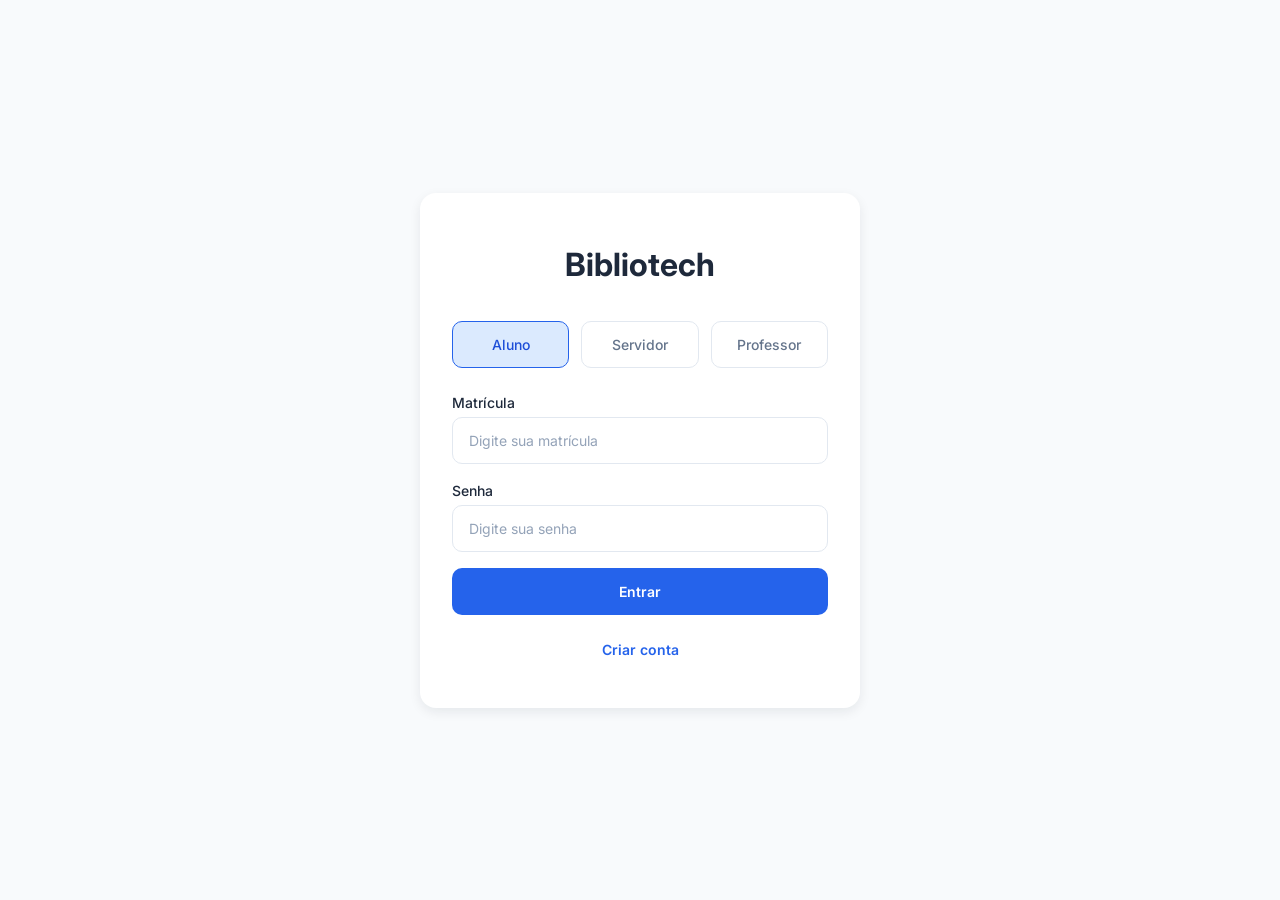
<file: index.html>
<!DOCTYPE html>
<html lang="pt-BR">
<head>
  <meta charset="UTF-8" />
  <meta name="viewport" content="width=device-width, initial-scale=1.0" />
  <title>Login — Bibliotech</title>
  <link rel="stylesheet" href="css/reset.css" />
  <link rel="stylesheet" href="css/variables.css" />
  <link rel="stylesheet" href="css/global.css" />
  <link rel="stylesheet" href="css/auth.css" />
</head>
<body>
  <main class="auth-tela">
    <section class="auth-cartao">
      <h1 class="auth-logo">Bibliotech</h1>

      <!-- Seletor de perfil -->
      <div class="seletor-perfil" role="tablist" aria-label="Tipo de usuário">
        <button class="perfil-opcao ativo" type="button" role="tab" aria-selected="true">Aluno</button>
        <button class="perfil-opcao" type="button" role="tab" aria-selected="false">Servidor</button>
        <button class="perfil-opcao" type="button" role="tab" aria-selected="false">Professor</button>
      </div>

      <!-- Formulário de login -->
      <form class="auth-form" action="#" method="post">
        <div class="campo">
          <label for="matricula">Matrícula</label>
          <input id="matricula" name="matricula" type="text" placeholder="Digite sua matrícula" required />
        </div>

        <div class="campo">
          <label for="senha">Senha</label>
          <input id="senha" name="senha" type="password" placeholder="Digite sua senha" required />
        </div>

        <a href="catalogo.html" class="btn btn-primario btn-bloco">Entrar</a>
      </form>

      <p class="auth-rodape">
        <a href="cadastro.html">Criar conta</a>
      </p>
    </section>
  </main>

  <script src="js/main.js"></script>
</body>
</html>
</file>
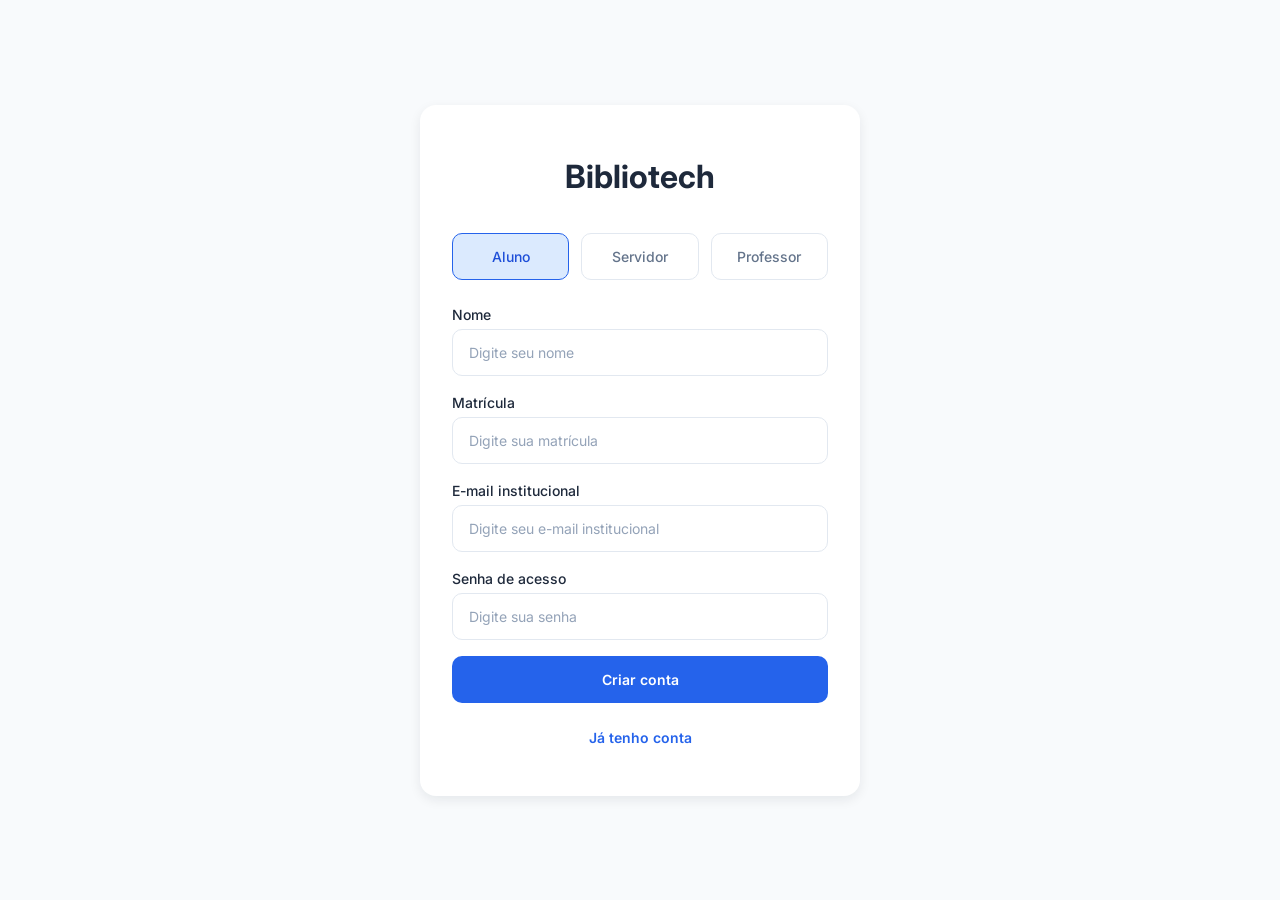
<file: cadastro.html>
<!DOCTYPE html>
<html lang="pt-BR">
<head>
  <meta charset="UTF-8" />
  <meta name="viewport" content="width=device-width, initial-scale=1.0" />
  <title>Cadastro — Bibliotech</title>
  <link rel="stylesheet" href="css/reset.css" />
  <link rel="stylesheet" href="css/variables.css" />
  <link rel="stylesheet" href="css/global.css" />
  <link rel="stylesheet" href="css/auth.css" />
</head>
<body>
  <main class="auth-tela">
    <section class="auth-cartao">
      <h1 class="auth-logo">Bibliotech</h1>

      <!-- Seletor de perfil (padrão do protótipo) -->
      <div class="seletor-perfil" role="tablist" aria-label="Tipo de usuário">
        <button class="perfil-opcao ativo" type="button" role="tab" aria-selected="true">Aluno</button>
        <button class="perfil-opcao" type="button" role="tab" aria-selected="false">Servidor</button>
        <button class="perfil-opcao" type="button" role="tab" aria-selected="false">Professor</button>
      </div>

      <!-- Formulário de cadastro -->
      <form class="auth-form" action="catalogo.html" method="get">
        <div class="campo">
          <label for="nome">Nome</label>
          <input id="nome" name="nome" type="text" placeholder="Digite seu nome" required />
        </div>

        <div class="campo">
          <label for="matricula">Matrícula</label>
          <input id="matricula" name="matricula" type="text" placeholder="Digite sua matrícula" required />
        </div>

        <div class="campo">
          <label for="email">E-mail institucional</label>
          <input id="email" name="email" type="email" placeholder="Digite seu e-mail institucional" required />
        </div>

        <div class="campo">
          <label for="senha">Senha de acesso</label>
          <input id="senha" name="senha" type="password" placeholder="Digite sua senha" required />
        </div>

        <a href="catalogo.html" class="btn btn-primario btn-bloco">Criar conta</a>
      </form>

      <p class="auth-rodape">
        <a href="index.html">Já tenho conta</a>
      </p>
    </section>
  </main>

  <script src="js/main.js"></script>
</body>
</html>
</file>
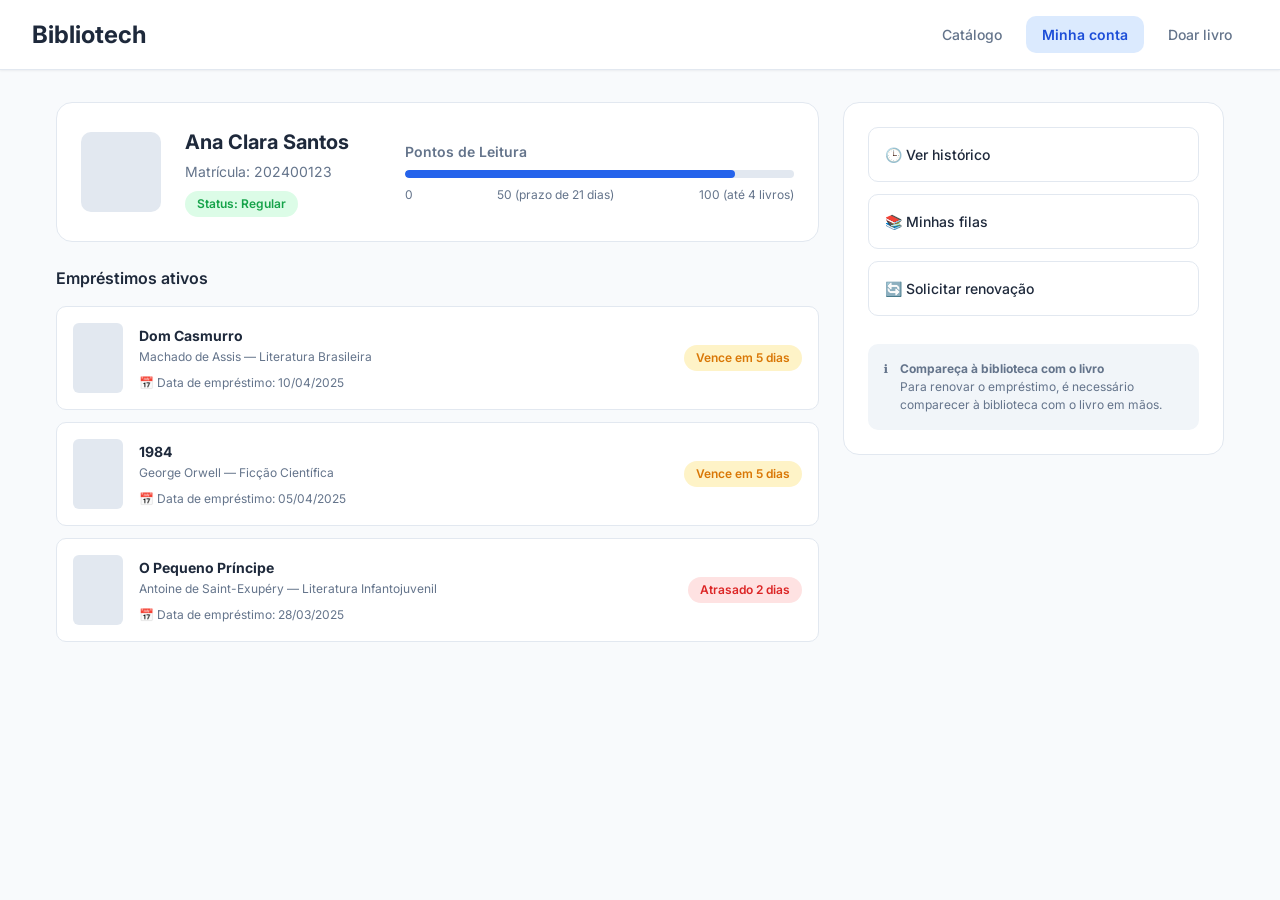
<file: conta.html>
<!DOCTYPE html>
<html lang="pt-BR">
<head>
  <meta charset="UTF-8" />
  <meta name="viewport" content="width=device-width, initial-scale=1.0" />
  <title>Minha Conta — Bibliotech</title>
  <link rel="stylesheet" href="css/reset.css" />
  <link rel="stylesheet" href="css/variables.css" />
  <link rel="stylesheet" href="css/global.css" />
  <link rel="stylesheet" href="css/usuario.css" />
</head>
<body>
  <!-- Navbar Superior -->
  <header class="navbar">
    <div class="navbar-logo">Bibliotech</div>
    <nav class="navbar-links">
      <a href="catalogo.html">Catálogo</a>
      <a href="conta.html" class="ativo">Minha conta</a>
      <a href="doar.html">Doar livro</a>
    </nav>
  </header>

  <main class="conteudo-principal">
    <div class="conta-grid">
      
      <!-- Coluna da Esquerda -->
      <section>
        <!-- Cartão de Perfil -->
        <div class="cartao-perfil">
          <div class="perfil-avatar"></div>
          <div class="perfil-info">
            <h2>Ana Clara Santos</h2>
            <p>Matrícula: 202400123</p>
            <span class="badge badge-sucesso">Status: Regular</span>
          </div>
          
          <div class="score-box">
            <div class="score-titulo">Pontos de Leitura</div>
            <div class="score-barra">
              <div class="score-preenchimento"></div>
            </div>
            <div class="score-legendas">
              <span>0</span>
              <span>50 (prazo de 21 dias)</span>
              <span>100 (até 4 livros)</span>
            </div>
          </div>
        </div>

        <!-- Empréstimos Ativos -->
        <h2 class="secao-titulo">Empréstimos ativos</h2>
        
        <article class="card-emprestimo">
          <div class="emprestimo-capa"></div>
          <div class="emprestimo-info">
            <h3>Dom Casmurro</h3>
            <p>Machado de Assis — Literatura Brasileira</p>
            <div class="emprestimo-data">
              <span>📅 Data de empréstimo: 10/04/2025</span>
            </div>
          </div>
          <span class="badge badge-alerta">Vence em 5 dias</span>
        </article>

        <article class="card-emprestimo">
          <div class="emprestimo-capa"></div>
          <div class="emprestimo-info">
            <h3>1984</h3>
            <p>George Orwell — Ficção Científica</p>
            <div class="emprestimo-data">
              <span>📅 Data de empréstimo: 05/04/2025</span>
            </div>
          </div>
          <span class="badge badge-alerta">Vence em 5 dias</span>
        </article>

        <article class="card-emprestimo">
          <div class="emprestimo-capa"></div>
          <div class="emprestimo-info">
            <h3>O Pequeno Príncipe</h3>
            <p>Antoine de Saint-Exupéry — Literatura Infantojuvenil</p>
            <div class="emprestimo-data">
              <span>📅 Data de empréstimo: 28/03/2025</span>
            </div>
          </div>
          <span class="badge badge-erro">Atrasado 2 dias</span>
        </article>
      </section>

      <!-- Coluna da Direita (Ações) -->
      <aside class="acoes-laterais">
        <a href="historico.html" class="btn-acao-lateral">
          🕒 Ver histórico
        </a>
        <a href="filas.html" class="btn-acao-lateral">
          📚 Minhas filas
        </a>
        <a href="#" class="btn-acao-lateral">
          🔄 Solicitar renovação
        </a>

        <div class="caixa-aviso">
          <span>ℹ️</span>
          <div>
            <strong>Compareça à biblioteca com o livro</strong><br>
            Para renovar o empréstimo, é necessário comparecer à biblioteca com o livro em mãos.
          </div>
        </div>
      </aside>

    </div>
  </main>

  <script src="js/main.js"></script>
</body>
</html>
</file>
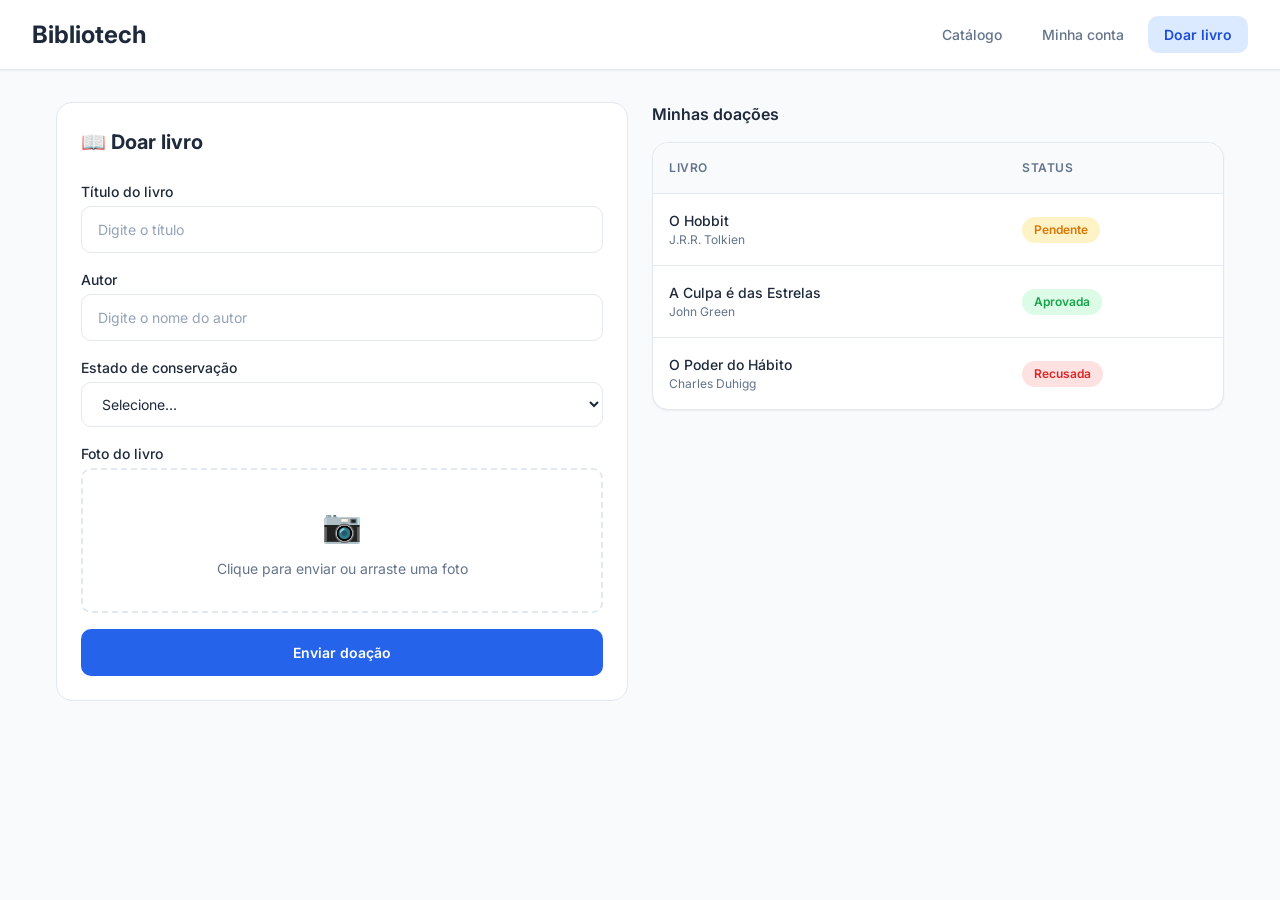
<file: doar.html>
<!DOCTYPE html>
<html lang="pt-BR">
<head>
  <meta charset="UTF-8" />
  <meta name="viewport" content="width=device-width, initial-scale=1.0" />
  <title>Doar Livro — Bibliotech</title>
  <link rel="stylesheet" href="css/reset.css" />
  <link rel="stylesheet" href="css/variables.css" />
  <link rel="stylesheet" href="css/global.css" />
  <link rel="stylesheet" href="css/usuario.css" />
</head>
<body>
  <header class="navbar">
    <div class="navbar-logo">Bibliotech</div>
    <nav class="navbar-links">
      <a href="catalogo.html">Catálogo</a>
      <a href="conta.html">Minha conta</a>
      <a href="doar.html" class="ativo">Doar livro</a>
    </nav>
  </header>

  <main class="conteudo-principal">
    
    <div class="doar-grid">
      <!-- Formulário de Doação -->
      <section class="cartao-formulario">
        <h2>📖 Doar livro</h2>
        
        <form class="form-doacao" action="#" method="get">
          <div class="campo">
            <label for="titulo">Título do livro</label>
            <input id="titulo" type="text" placeholder="Digite o título" required />
          </div>

          <div class="campo">
            <label for="autor">Autor</label>
            <input id="autor" type="text" placeholder="Digite o nome do autor" required />
          </div>

          <div class="campo">
            <label for="estado">Estado de conservação</label>
            <select id="estado" required>
              <option value="">Selecione...</option>
              <option value="otimo">Ótimo</option>
              <option value="bom">Bom</option>
              <option value="regular">Regular</option>
              <option value="ruim">Ruim</option>
            </select>
          </div>

          <div class="campo">
            <label>Foto do livro</label>
            <div class="upload-foto">
              <span>📷</span>
              <p>Clique para enviar ou arraste uma foto</p>
            </div>
          </div>

          <button type="submit" class="btn btn-primario btn-bloco">Enviar doação</button>
        </form>
      </section>

      <!-- Histórico de Doações -->
      <section>
        <h2 class="secao-titulo" style="margin-bottom: var(--esp-4);">Minhas doações</h2>
        
        <div class="tabela-container">
          <table class="tabela">
            <thead>
              <tr>
                <th>Livro</th>
                <th>Status</th>
              </tr>
            </thead>
            <tbody>
              <tr>
                <td>
                  <div class="livro-tabela-info">
                    <strong>O Hobbit</strong>
                    <span>J.R.R. Tolkien</span>
                  </div>
                </td>
                <td><span class="badge badge-alerta">Pendente</span></td>
              </tr>
              <tr>
                <td>
                  <div class="livro-tabela-info">
                    <strong>A Culpa é das Estrelas</strong>
                    <span>John Green</span>
                  </div>
                </td>
                <td><span class="badge badge-sucesso">Aprovada</span></td>
              </tr>
              <tr>
                <td>
                  <div class="livro-tabela-info">
                    <strong>O Poder do Hábito</strong>
                    <span>Charles Duhigg</span>
                  </div>
                </td>
                <td><span class="badge badge-erro">Recusada</span></td>
              </tr>
            </tbody>
          </table>
        </div>
      </section>
    </div>

  </main>

  <script src="js/main.js"></script>
</body>
</html>
</file>
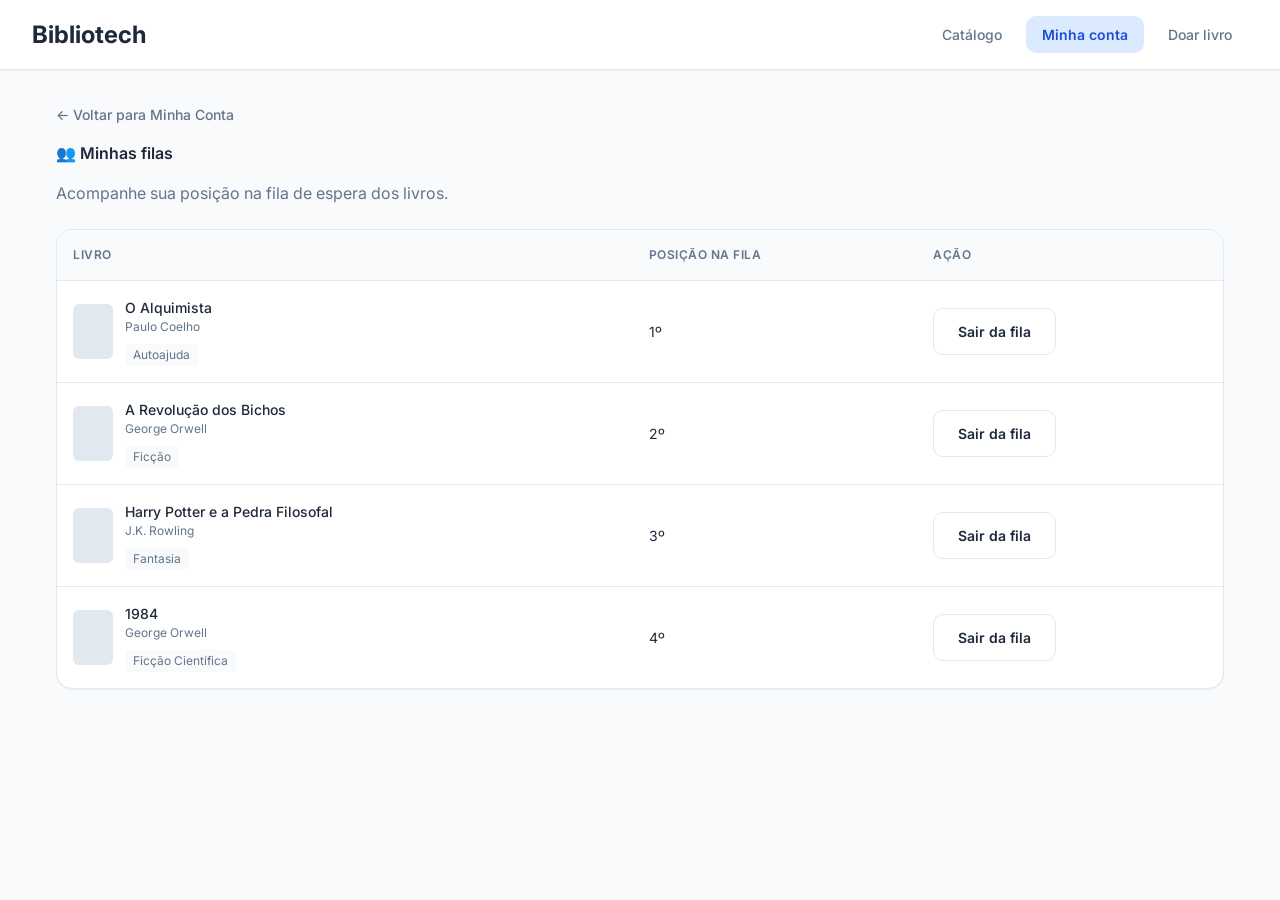
<file: filas.html>
<!DOCTYPE html>
<html lang="pt-BR">
<head>
  <meta charset="UTF-8" />
  <meta name="viewport" content="width=device-width, initial-scale=1.0" />
  <title>Minhas Filas — Bibliotech</title>
  <link rel="stylesheet" href="css/reset.css" />
  <link rel="stylesheet" href="css/variables.css" />
  <link rel="stylesheet" href="css/global.css" />
  <link rel="stylesheet" href="css/usuario.css" />
</head>
<body>
  <header class="navbar">
    <div class="navbar-logo">Bibliotech</div>
    <nav class="navbar-links">
      <a href="catalogo.html">Catálogo</a>
      <a href="conta.html" class="ativo">Minha conta</a>
      <a href="doar.html">Doar livro</a>
    </nav>
  </header>

  <main class="conteudo-principal">
        <a href="conta.html" class="btn-voltar">
      ← Voltar para Minha Conta
    </a>
    <h1 class="secao-titulo">👥 Minhas filas</h1>
    <p style="color: var(--cor-texto-suave); margin-bottom: var(--esp-5);">Acompanhe sua posição na fila de espera dos livros.</p>

    <div class="tabela-container">
      <table class="tabela">
        <thead>
          <tr>
            <th>Livro</th>
            <th>Posição na fila</th>
            <th>Ação</th>
          </tr>
        </thead>
        <tbody>
          <tr>
            <td>
              <div class="livro-tabela">
                <div class="livro-tabela-capa"></div>
                <div class="livro-tabela-info">
                  <strong>O Alquimista</strong>
                  <span>Paulo Coelho</span>
                  <span class="card-livro-categoria">Autoajuda</span>
                </div>
              </div>
            </td>
            <td>1º</td>
            <td><button class="btn btn-secundario">Sair da fila</button></td>
          </tr>
          <tr>
            <td>
              <div class="livro-tabela">
                <div class="livro-tabela-capa"></div>
                <div class="livro-tabela-info">
                  <strong>A Revolução dos Bichos</strong>
                  <span>George Orwell</span>
                  <span class="card-livro-categoria">Ficção</span>
                </div>
              </div>
            </td>
            <td>2º</td>
            <td><button class="btn btn-secundario">Sair da fila</button></td>
          </tr>
          <tr>
            <td>
              <div class="livro-tabela">
                <div class="livro-tabela-capa"></div>
                <div class="livro-tabela-info">
                  <strong>Harry Potter e a Pedra Filosofal</strong>
                  <span>J.K. Rowling</span>
                  <span class="card-livro-categoria">Fantasia</span>
                </div>
              </div>
            </td>
            <td>3º</td>
            <td><button class="btn btn-secundario">Sair da fila</button></td>
          </tr>
          <tr>
            <td>
              <div class="livro-tabela">
                <div class="livro-tabela-capa"></div>
                <div class="livro-tabela-info">
                  <strong>1984</strong>
                  <span>George Orwell</span>
                  <span class="card-livro-categoria">Ficção Científica</span>
                </div>
              </div>
            </td>
            <td>4º</td>
            <td><button class="btn btn-secundario">Sair da fila</button></td>
          </tr>
        </tbody>
      </table>
    </div>
  </main>

  <script src="js/main.js"></script>
</body>
</html>
</file>
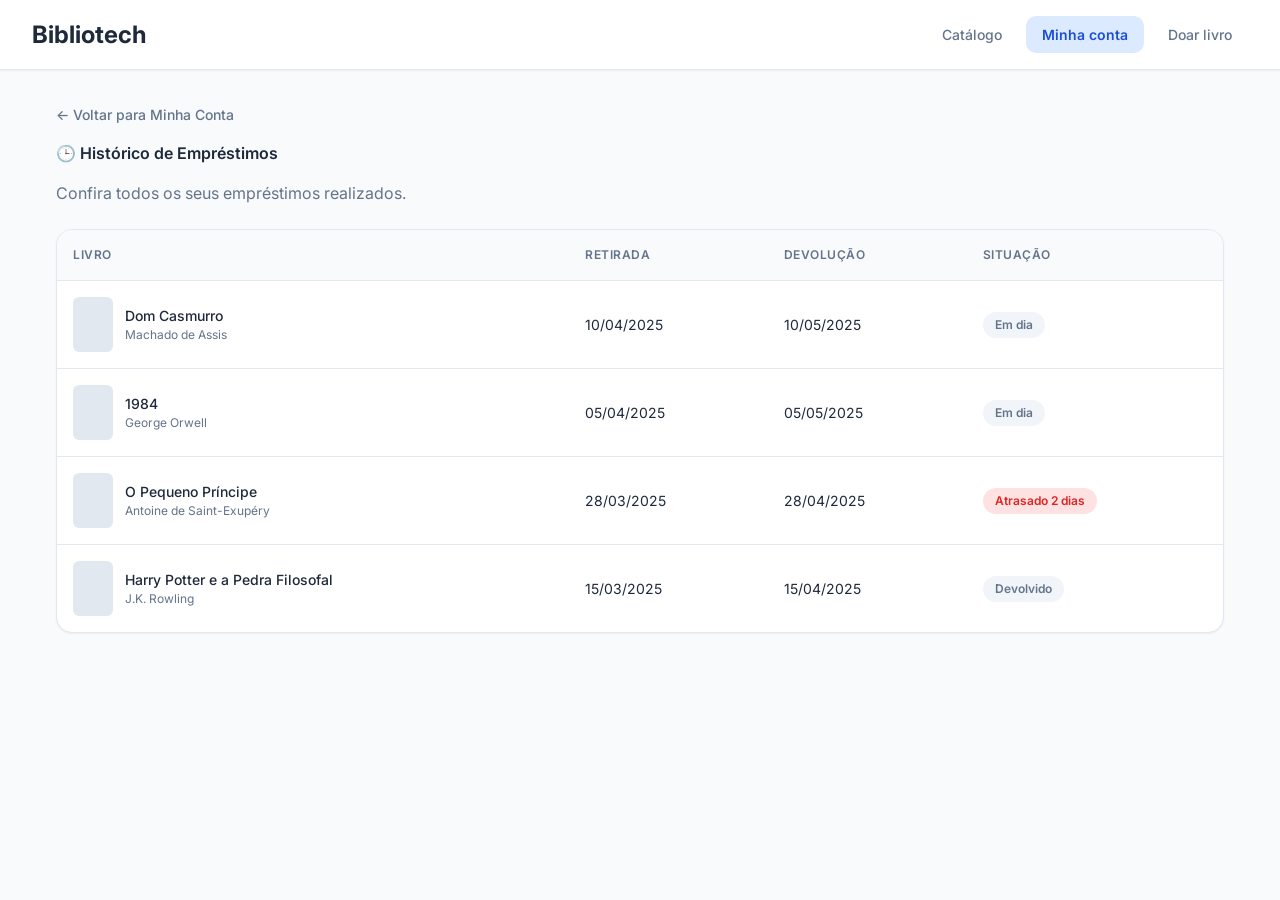
<file: historico.html>
<!DOCTYPE html>
<html lang="pt-BR">
<head>
  <meta charset="UTF-8" />
  <meta name="viewport" content="width=device-width, initial-scale=1.0" />
  <title>Histórico — Bibliotech</title>
  <link rel="stylesheet" href="css/reset.css" />
  <link rel="stylesheet" href="css/variables.css" />
  <link rel="stylesheet" href="css/global.css" />
  <link rel="stylesheet" href="css/usuario.css" />
</head>
<body>
  <header class="navbar">
    <div class="navbar-logo">Bibliotech</div>
    <nav class="navbar-links">
      <a href="catalogo.html">Catálogo</a>
      <a href="conta.html" class="ativo">Minha conta</a>
      <a href="doar.html">Doar livro</a>
    </nav>
  </header>

  <main class="conteudo-principal">
        <a href="conta.html" class="btn-voltar">
      ← Voltar para Minha Conta
    </a>
    <h1 class="secao-titulo">🕒 Histórico de Empréstimos</h1>
    <p style="color: var(--cor-texto-suave); margin-bottom: var(--esp-5);">Confira todos os seus empréstimos realizados.</p>

    <div class="tabela-container">
      <table class="tabela">
        <thead>
          <tr>
            <th>Livro</th>
            <th>Retirada</th>
            <th>Devolução</th>
            <th>Situação</th>
          </tr>
        </thead>
        <tbody>
          <tr>
            <td>
              <div class="livro-tabela">
                <div class="livro-tabela-capa"></div>
                <div class="livro-tabela-info">
                  <strong>Dom Casmurro</strong>
                  <span>Machado de Assis</span>
                </div>
              </div>
            </td>
            <td>10/04/2025</td>
            <td>10/05/2025</td>
            <td><span class="badge badge-neutro">Em dia</span></td>
          </tr>
          <tr>
            <td>
              <div class="livro-tabela">
                <div class="livro-tabela-capa"></div>
                <div class="livro-tabela-info">
                  <strong>1984</strong>
                  <span>George Orwell</span>
                </div>
              </div>
            </td>
            <td>05/04/2025</td>
            <td>05/05/2025</td>
            <td><span class="badge badge-neutro">Em dia</span></td>
          </tr>
          <tr>
            <td>
              <div class="livro-tabela">
                <div class="livro-tabela-capa"></div>
                <div class="livro-tabela-info">
                  <strong>O Pequeno Príncipe</strong>
                  <span>Antoine de Saint-Exupéry</span>
                </div>
              </div>
            </td>
            <td>28/03/2025</td>
            <td>28/04/2025</td>
            <td><span class="badge badge-erro">Atrasado 2 dias</span></td>
          </tr>
          <tr>
            <td>
              <div class="livro-tabela">
                <div class="livro-tabela-capa"></div>
                <div class="livro-tabela-info">
                  <strong>Harry Potter e a Pedra Filosofal</strong>
                  <span>J.K. Rowling</span>
                </div>
              </div>
            </td>
            <td>15/03/2025</td>
            <td>15/04/2025</td>
            <td><span class="badge badge-neutro">Devolvido</span></td>
          </tr>
        </tbody>
      </table>
    </div>
  </main>

  <script src="js/main.js"></script>
</body>
</html>
</file>
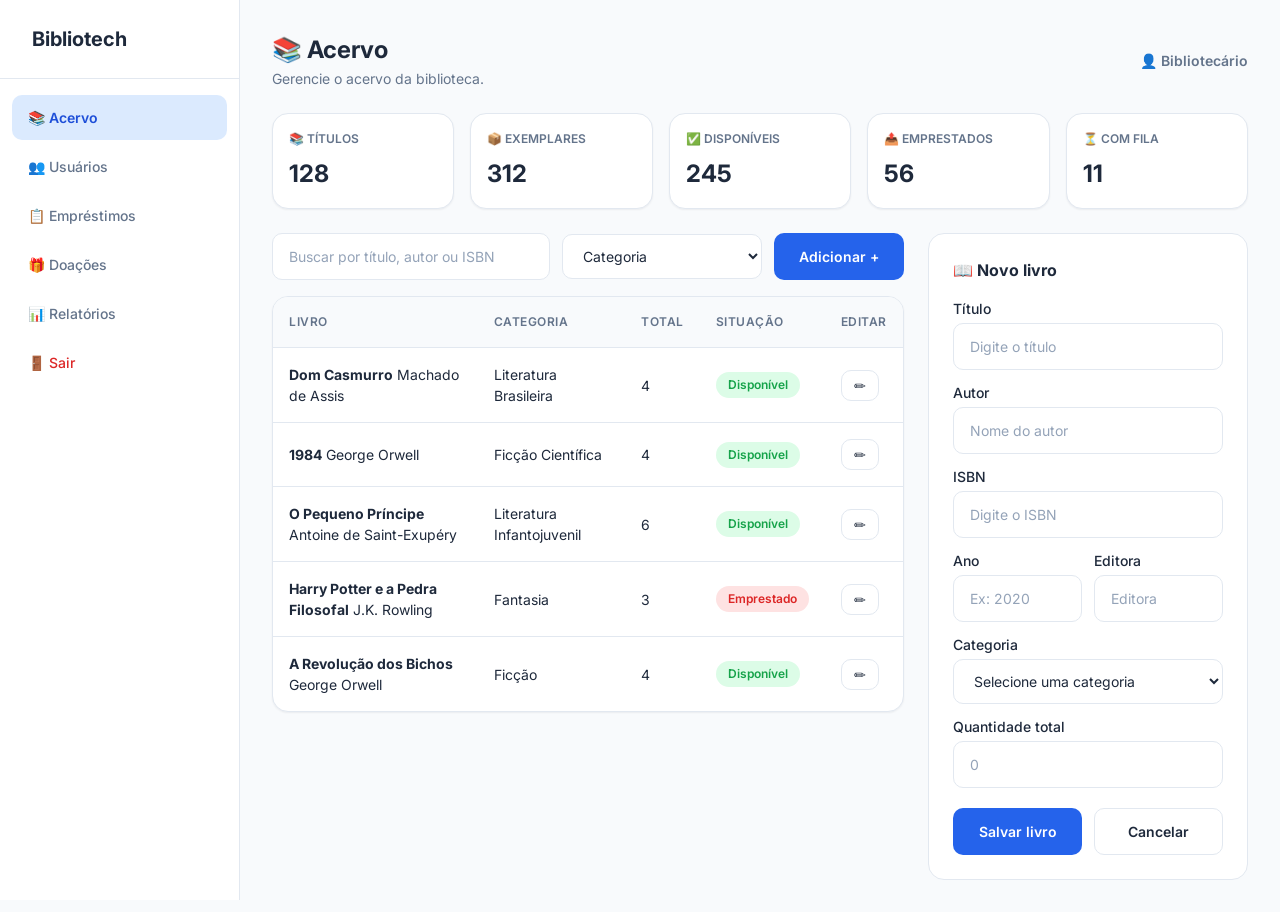
<file: admin/acervo.html>
<!DOCTYPE html>
<html lang="pt-BR">
<head>
  <meta charset="UTF-8" />
  <meta name="viewport" content="width=device-width, initial-scale=1.0" />
  <title>Acervo — Painel Bibliotech</title>
  <link rel="stylesheet" href="../css/reset.css" />
  <link rel="stylesheet" href="../css/variables.css" />
  <link rel="stylesheet" href="../css/global.css" />
  <link rel="stylesheet" href="../css/admin.css" />
</head>
<body>
  <div class="admin-layout">
    
    <!-- SIDEBAR -->
    <aside class="sidebar">
      <div class="sidebar-logo">Bibliotech</div>
      <nav class="sidebar-nav">
        <a href="acervo.html" class="sidebar-link ativo">📚 Acervo</a>
        <a href="usuarios.html" class="sidebar-link">👥 Usuários</a>
        <a href="emprestimos.html" class="sidebar-link">📋 Empréstimos</a>
        <a href="doacoes.html" class="sidebar-link">🎁 Doações</a>
        <a href="relatorios.html" class="sidebar-link">📊 Relatórios</a>
        <a href="../index.html" class="sidebar-link" style="margin-top: auto; color: var(--cor-erro);">🚪 Sair</a>
      </nav>
    </aside>

    <!-- CONTEÚDO -->
    <main class="admin-conteudo">
      
      <!-- Cabeçalho -->
      <header class="admin-header">
        <div class="admin-header-titulo">
          <h1>📚 Acervo</h1>
          <p>Gerencie o acervo da biblioteca.</p>
        </div>
        <div class="admin-perfil">
          👤 Bibliotecário
        </div>
      </header>

      <!-- Cards de Métricas -->
      <section class="metricas-grid">
        <div class="card-metrica">
          <div class="card-metrica-titulo">📚 Títulos</div>
          <div class="card-metrica-valor">128</div>
        </div>
        <div class="card-metrica">
          <div class="card-metrica-titulo">📦 Exemplares</div>
          <div class="card-metrica-valor">312</div>
        </div>
        <div class="card-metrica">
          <div class="card-metrica-titulo">✅ Disponíveis</div>
          <div class="card-metrica-valor">245</div>
        </div>
        <div class="card-metrica">
          <div class="card-metrica-titulo">📤 Emprestados</div>
          <div class="card-metrica-valor">56</div>
        </div>
        <div class="card-metrica">
          <div class="card-metrica-titulo">⏳ Com fila</div>
          <div class="card-metrica-valor">11</div>
        </div>
      </section>

      <!-- Layout Principal do Acervo: Tabela à Esquerda, Formulário à Direita -->
      <div style="display: flex; gap: var(--esp-5); align-items: flex-start;">
        
        <!-- Coluna da Tabela -->
        <section style="flex: 1;">
          <div class="acervo-filtros">
            <div class="campo campo-busca">
              <input type="text" placeholder="Buscar por título, autor ou ISBN" />
            </div>
            <div class="campo" style="width: 200px;">
              <select>
                <option>Categoria</option>
              </select>
            </div>
            <button class="btn btn-primario">Adicionar +</button>
          </div>

          <div class="tabela-container" style="margin-top: var(--esp-4);">
            <table class="tabela">
              <thead>
                <tr>
                  <th>Livro</th>
                  <th>Categoria</th>
                  <th>Total</th>
                  <th>Situação</th>
                  <th>Editar</th>
                </tr>
              </thead>
              <tbody>
                <tr>
                  <td>
                    <div class="livro-tabela">
                      <div class="livro-tabela-capa"></div>
                      <div class="livro-tabela-info">
                        <strong>Dom Casmurro</strong>
                        <span>Machado de Assis</span>
                      </div>
                    </div>
                  </td>
                  <td>Literatura Brasileira</td>
                  <td>4</td>
                  <td><span class="badge badge-sucesso">Disponível</span></td>
                  <td><button class="btn btn-secundario" style="padding: var(--esp-1) var(--esp-3);">✏️</button></td>
                </tr>
                <tr>
                  <td>
                    <div class="livro-tabela">
                      <div class="livro-tabela-capa"></div>
                      <div class="livro-tabela-info">
                        <strong>1984</strong>
                        <span>George Orwell</span>
                      </div>
                    </div>
                  </td>
                  <td>Ficção Científica</td>
                  <td>4</td>
                  <td><span class="badge badge-sucesso">Disponível</span></td>
                  <td><button class="btn btn-secundario" style="padding: var(--esp-1) var(--esp-3);">✏️</button></td>
                </tr>
                <tr>
                  <td>
                    <div class="livro-tabela">
                      <div class="livro-tabela-capa"></div>
                      <div class="livro-tabela-info">
                        <strong>O Pequeno Príncipe</strong>
                        <span>Antoine de Saint-Exupéry</span>
                      </div>
                    </div>
                  </td>
                  <td>Literatura Infantojuvenil</td>
                  <td>6</td>
                  <td><span class="badge badge-sucesso">Disponível</span></td>
                  <td><button class="btn btn-secundario" style="padding: var(--esp-1) var(--esp-3);">✏️</button></td>
                </tr>
                <tr>
                  <td>
                    <div class="livro-tabela">
                      <div class="livro-tabela-capa"></div>
                      <div class="livro-tabela-info">
                        <strong>Harry Potter e a Pedra Filosofal</strong>
                        <span>J.K. Rowling</span>
                      </div>
                    </div>
                  </td>
                  <td>Fantasia</td>
                  <td>3</td>
                  <td><span class="badge badge-erro">Emprestado</span></td>
                  <td><button class="btn btn-secundario" style="padding: var(--esp-1) var(--esp-3);">✏️</button></td>
                </tr>
                <tr>
                  <td>
                    <div class="livro-tabela">
                      <div class="livro-tabela-capa"></div>
                      <div class="livro-tabela-info">
                        <strong>A Revolução dos Bichos</strong>
                        <span>George Orwell</span>
                      </div>
                    </div>
                  </td>
                  <td>Ficção</td>
                  <td>4</td>
                  <td><span class="badge badge-sucesso">Disponível</span></td>
                  <td><button class="btn btn-secundario" style="padding: var(--esp-1) var(--esp-3);">✏️</button></td>
                </tr>
              </tbody>
            </table>
          </div>
        </section>

        <!-- Painel Lateral: Novo Livro -->
        <aside class="painel-lateral">
          <h2>📖 Novo livro</h2>
          <div class="form-lateral">
            <div class="campo">
              <label>Título</label>
              <input type="text" placeholder="Digite o título" />
            </div>
            <div class="campo">
              <label>Autor</label>
              <input type="text" placeholder="Nome do autor" />
            </div>
            <div class="campo">
              <label>ISBN</label>
              <input type="text" placeholder="Digite o ISBN" />
            </div>
            <div style="display: grid; grid-template-columns: 1fr 1fr; gap: var(--esp-3);">
              <div class="campo">
                <label>Ano</label>
                <input type="text" placeholder="Ex: 2020" />
              </div>
              <div class="campo">
                <label>Editora</label>
                <input type="text" placeholder="Editora" />
              </div>
            </div>
            <div class="campo">
              <label>Categoria</label>
              <select>
                <option>Selecione uma categoria</option>
              </select>
            </div>
            <div class="campo">
              <label>Quantidade total</label>
              <input type="number" placeholder="0" />
            </div>
            <div style="display: flex; gap: var(--esp-3); margin-top: var(--esp-2);">
              <button class="btn btn-primario" style="flex: 1;">Salvar livro</button>
              <button class="btn btn-secundario" style="flex: 1;">Cancelar</button>
            </div>
          </div>
        </aside>

      </div>
    </main>
  </div>

  <script src="../js/main.js"></script>
</body>
</html>
</file>
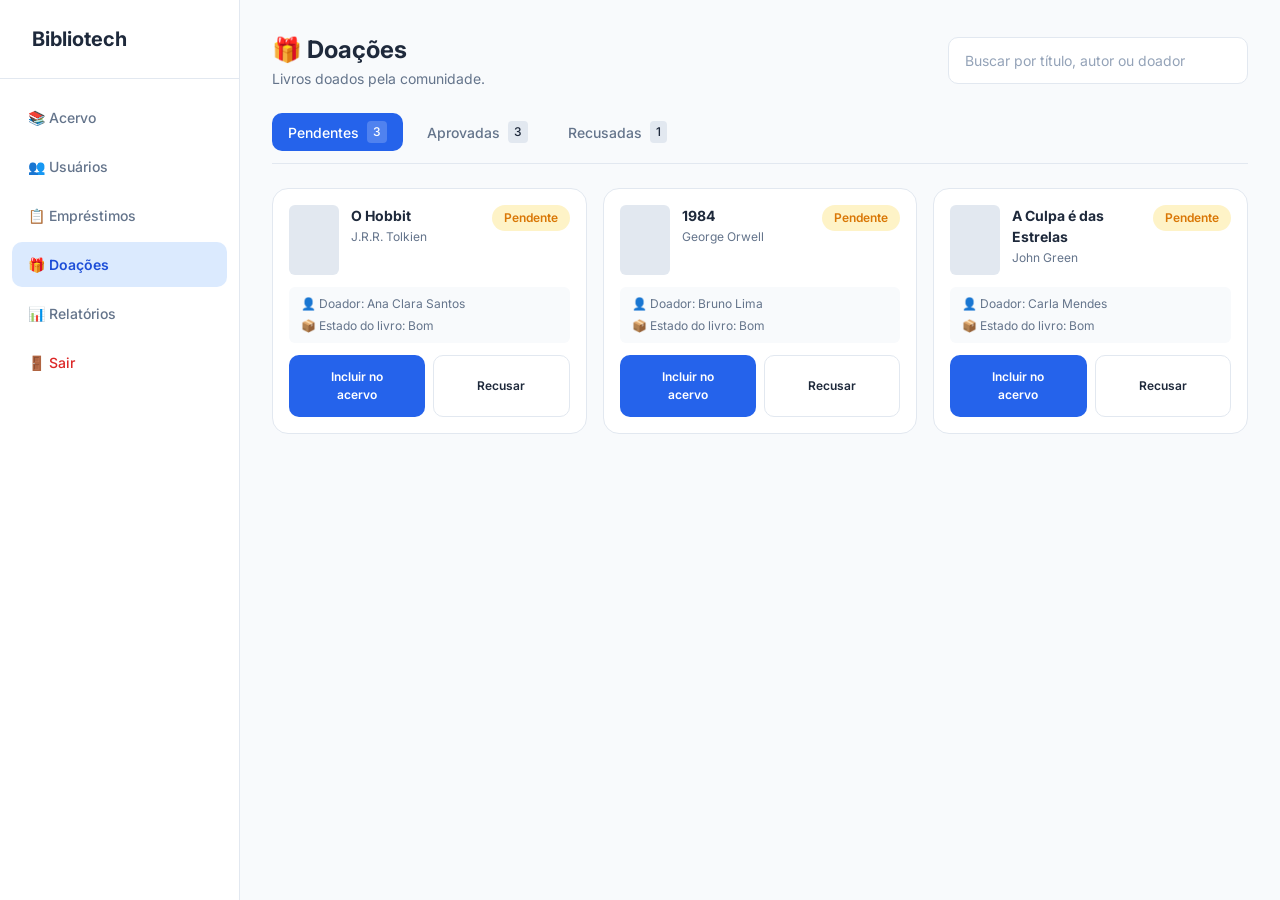
<file: admin/doacoes.html>
<!DOCTYPE html>
<html lang="pt-BR">
<head>
  <meta charset="UTF-8" />
  <meta name="viewport" content="width=device-width, initial-scale=1.0" />
  <title>Doações — Painel Bibliotech</title>
  <link rel="stylesheet" href="../css/reset.css" />
  <link rel="stylesheet" href="../css/variables.css" />
  <link rel="stylesheet" href="../css/global.css" />
  <link rel="stylesheet" href="../css/admin.css" />
</head>
<body>
  <div class="admin-layout">
    
    <!-- SIDEBAR -->
    <aside class="sidebar">
      <div class="sidebar-logo">Bibliotech</div>
      <nav class="sidebar-nav">
        <a href="acervo.html" class="sidebar-link">📚 Acervo</a>
        <a href="usuarios.html" class="sidebar-link">👥 Usuários</a>
        <a href="emprestimos.html" class="sidebar-link">📋 Empréstimos</a>
        <a href="doacoes.html" class="sidebar-link ativo">🎁 Doações</a>
        <a href="relatorios.html" class="sidebar-link">📊 Relatórios</a>
        <a href="../index.html" class="sidebar-link" style="margin-top: auto; color: var(--cor-erro);">🚪 Sair</a>
      </nav>
    </aside>

    <!-- CONTEÚDO -->
    <main class="admin-conteudo">
      
      <!-- Cabeçalho -->
      <header class="admin-header">
        <div class="admin-header-titulo">
          <h1>🎁 Doações</h1>
          <p>Livros doados pela comunidade.</p>
        </div>
        <div class="campo" style="width: 300px;">
          <input type="text" placeholder="Buscar por título, autor ou doador" />
        </div>
      </header>

      <!-- Sistema de Abas -->
      <div class="tabs-container">
        <!-- Inputs de Rádio (Escondidos) -->
        <input type="radio" name="abas-doacoes" id="aba-pendentes" checked />
        <input type="radio" name="abas-doacoes" id="aba-aprovadas" />
        <input type="radio" name="abas-doacoes" id="aba-recusadas" />

        <!-- Botões Visuais das Abas (SEM a classe .ativa fixa) -->
        <div class="abas-filtro">
          <label for="aba-pendentes" class="aba-btn">
            Pendentes <span class="contador">3</span>
          </label>
          <label for="aba-aprovadas" class="aba-btn">
            Aprovadas <span class="contador">3</span>
          </label>
          <label for="aba-recusadas" class="aba-btn">
            Recusadas <span class="contador">1</span>
          </label>
        </div>

        <!-- CONTEÚDO DA ABA PENDENTES -->
        <div class="conteudo-aba aba-pendentes">
          <div class="grid-doacoes">
            <article class="card-doacao">
              <div class="card-doacao-topo">
                <div class="card-doacao-livro">
                  <div class="card-doacao-capa"></div>
                  <div class="card-doacao-info">
                    <h3>O Hobbit</h3>
                    <p>J.R.R. Tolkien</p>
                  </div>
                </div>
                <span class="badge badge-alerta">Pendente</span>
              </div>
              <div class="card-doacao-detalhes">
                <span>👤 Doador: Ana Clara Santos</span>
                <span>📦 Estado do livro: Bom</span>
              </div>
              <div class="card-doacao-acoes">
                <button class="btn btn-primario" style="flex: 1; font-size: var(--tamanho-xs);">Incluir no acervo</button>
                <button class="btn btn-secundario" style="flex: 1; font-size: var(--tamanho-xs);">Recusar</button>
              </div>
            </article>

            <article class="card-doacao">
              <div class="card-doacao-topo">
                <div class="card-doacao-livro">
                  <div class="card-doacao-capa"></div>
                  <div class="card-doacao-info">
                    <h3>1984</h3>
                    <p>George Orwell</p>
                  </div>
                </div>
                <span class="badge badge-alerta">Pendente</span>
              </div>
              <div class="card-doacao-detalhes">
                <span>👤 Doador: Bruno Lima</span>
                <span>📦 Estado do livro: Bom</span>
              </div>
              <div class="card-doacao-acoes">
                <button class="btn btn-primario" style="flex: 1; font-size: var(--tamanho-xs);">Incluir no acervo</button>
                <button class="btn btn-secundario" style="flex: 1; font-size: var(--tamanho-xs);">Recusar</button>
              </div>
            </article>

            <article class="card-doacao">
              <div class="card-doacao-topo">
                <div class="card-doacao-livro">
                  <div class="card-doacao-capa"></div>
                  <div class="card-doacao-info">
                    <h3>A Culpa é das Estrelas</h3>
                    <p>John Green</p>
                  </div>
                </div>
                <span class="badge badge-alerta">Pendente</span>
              </div>
              <div class="card-doacao-detalhes">
                <span>👤 Doador: Carla Mendes</span>
                <span>📦 Estado do livro: Bom</span>
              </div>
              <div class="card-doacao-acoes">
                <button class="btn btn-primario" style="flex: 1; font-size: var(--tamanho-xs);">Incluir no acervo</button>
                <button class="btn btn-secundario" style="flex: 1; font-size: var(--tamanho-xs);">Recusar</button>
              </div>
            </article>
          </div>
        </div>

        <!-- CONTEÚDO DA ABA APROVADAS -->
        <div class="conteudo-aba aba-aprovadas">
          <div class="grid-doacoes">
            <article class="card-doacao">
              <div class="card-doacao-topo">
                <div class="card-doacao-livro">
                  <div class="card-doacao-capa"></div>
                  <div class="card-doacao-info">
                    <h3>Harry Potter e a Pedra Filosofal</h3>
                    <p>J.K. Rowling</p>
                  </div>
                </div>
                <span class="badge badge-sucesso">Aprovada</span>
              </div>
              <div class="card-doacao-detalhes">
                <span>👤 Doador: Diego Oliveira</span>
                <span>📦 Estado do livro: Bom</span>
              </div>
            </article>

            <article class="card-doacao">
              <div class="card-doacao-topo">
                <div class="card-doacao-livro">
                  <div class="card-doacao-capa"></div>
                  <div class="card-doacao-info">
                    <h3>O Pequeno Príncipe</h3>
                    <p>Antoine de Saint-Exupéry</p>
                  </div>
                </div>
                <span class="badge badge-sucesso">Aprovada</span>
              </div>
              <div class="card-doacao-detalhes">
                <span>👤 Doador: Eduarda Costa</span>
                <span>📦 Estado do livro: Bom</span>
              </div>
            </article>

            <article class="card-doacao">
              <div class="card-doacao-topo">
                <div class="card-doacao-livro">
                  <div class="card-doacao-capa"></div>
                  <div class="card-doacao-info">
                    <h3>Dom Casmurro</h3>
                    <p>Machado de Assis</p>
                  </div>
                </div>
                <span class="badge badge-sucesso">Aprovada</span>
              </div>
              <div class="card-doacao-detalhes">
                <span>👤 Doador: Felipe Ramos</span>
                <span>📦 Estado do livro: Regular</span>
              </div>
            </article>
          </div>
        </div>

        <!-- CONTEÚDO DA ABA RECUSADAS -->
        <div class="conteudo-aba aba-recusadas">
          <div class="grid-doacoes">
            <article class="card-doacao">
              <div class="card-doacao-topo">
                <div class="card-doacao-livro">
                  <div class="card-doacao-capa"></div>
                  <div class="card-doacao-info">
                    <h3>Livro Danificado</h3>
                    <p>Autor Desconhecido</p>
                  </div>
                </div>
                <span class="badge badge-erro">Recusada</span>
              </div>
              <div class="card-doacao-detalhes">
                <span>👤 Doador: Usuário Suspenso</span>
                <span>📦 Estado do livro: Péssimo</span>
              </div>
            </article>
          </div>
        </div>
      </div>

    </main>
  </div>

  <script src="../js/main.js"></script>
</body>
</html>
</file>
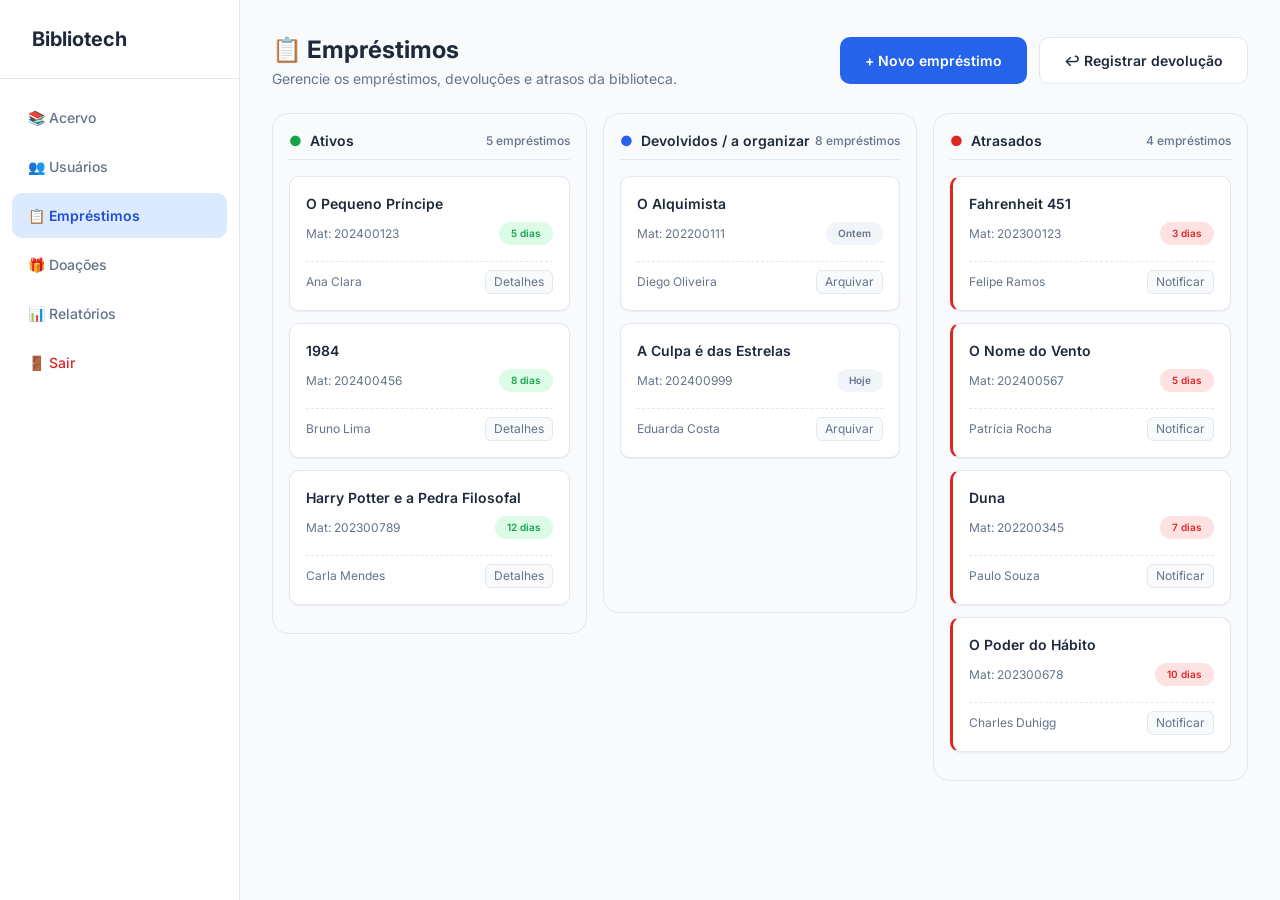
<file: admin/emprestimos.html>
<!DOCTYPE html>
<html lang="pt-BR">
<head>
  <meta charset="UTF-8" />
  <meta name="viewport" content="width=device-width, initial-scale=1.0" />
  <title>Empréstimos — Painel Bibliotech</title>
  <link rel="stylesheet" href="../css/reset.css" />
  <link rel="stylesheet" href="../css/variables.css" />
  <link rel="stylesheet" href="../css/global.css" />
  <link rel="stylesheet" href="../css/admin.css" />
</head>
<body>
  <div class="admin-layout">
    
    <!-- SIDEBAR -->
    <aside class="sidebar">
      <div class="sidebar-logo">Bibliotech</div>
      <nav class="sidebar-nav">
        <a href="acervo.html" class="sidebar-link">📚 Acervo</a>
        <a href="usuarios.html" class="sidebar-link">👥 Usuários</a>
        <a href="emprestimos.html" class="sidebar-link ativo">📋 Empréstimos</a>
        <a href="doacoes.html" class="sidebar-link">🎁 Doações</a>
        <a href="relatorios.html" class="sidebar-link">📊 Relatórios</a>
        <a href="../index.html" class="sidebar-link" style="margin-top: auto; color: var(--cor-erro);">🚪 Sair</a>
      </nav>
    </aside>

    <!-- CONTEÚDO -->
    <main class="admin-conteudo">
      
      <!-- Cabeçalho -->
      <header class="admin-header">
        <div class="admin-header-titulo">
          <h1>📋 Empréstimos</h1>
          <p>Gerencie os empréstimos, devoluções e atrasos da biblioteca.</p>
        </div>
        <div class="emprestimos-header-acoes">
          <button class="btn btn-primario btn-abrir-modal" data-modal="modal-novo-emprestimo">+ Novo empréstimo</button>
          <button class="btn btn-secundario btn-abrir-modal" data-modal="modal-registrar-devolucao">↩️ Registrar devolução</button>
        </div>
      </header>

      <!-- Kanban -->
      <div class="kanban-grid">
        
        <!-- Coluna: ATIVOS -->
        <section class="kanban-coluna">
          <div class="kanban-titulo">
            <div class="kanban-titulo-esq">
              <span style="color: var(--cor-sucesso);">●</span> Ativos
            </div>
            <span class="contador">5 empréstimos</span>
          </div>

          <div class="card-kanban">
            <div class="card-kanban-livro">O Pequeno Príncipe</div>
            <div class="card-kanban-meta">
              <span>Mat: 202400123</span>
              <span class="badge badge-sucesso" style="font-size: 10px;">5 dias</span>
            </div>
            <div class="card-kanban-rodape">
              <span class="card-kanban-user">Ana Clara</span>
              <button class="btn-mini">Detalhes</button>
            </div>
          </div>

          <div class="card-kanban">
            <div class="card-kanban-livro">1984</div>
            <div class="card-kanban-meta">
              <span>Mat: 202400456</span>
              <span class="badge badge-sucesso" style="font-size: 10px;">8 dias</span>
            </div>
            <div class="card-kanban-rodape">
              <span class="card-kanban-user">Bruno Lima</span>
              <button class="btn-mini">Detalhes</button>
            </div>
          </div>

          <div class="card-kanban">
            <div class="card-kanban-livro">Harry Potter e a Pedra Filosofal</div>
            <div class="card-kanban-meta">
              <span>Mat: 202300789</span>
              <span class="badge badge-sucesso" style="font-size: 10px;">12 dias</span>
            </div>
            <div class="card-kanban-rodape">
              <span class="card-kanban-user">Carla Mendes</span>
              <button class="btn-mini">Detalhes</button>
            </div>
          </div>
        </section>

        <!-- Coluna: DEVOLVIDOS -->
        <section class="kanban-coluna">
          <div class="kanban-titulo">
            <div class="kanban-titulo-esq">
              <span style="color: var(--cor-primaria);">●</span> Devolvidos / a organizar
            </div>
            <span class="contador">8 empréstimos</span>
          </div>

          <div class="card-kanban">
            <div class="card-kanban-livro">O Alquimista</div>
            <div class="card-kanban-meta">
              <span>Mat: 202200111</span>
              <span class="badge badge-neutro" style="font-size: 10px;">Ontem</span>
            </div>
            <div class="card-kanban-rodape">
              <span class="card-kanban-user">Diego Oliveira</span>
              <button class="btn-mini">Arquivar</button>
            </div>
          </div>

          <div class="card-kanban">
            <div class="card-kanban-livro">A Culpa é das Estrelas</div>
            <div class="card-kanban-meta">
              <span>Mat: 202400999</span>
              <span class="badge badge-neutro" style="font-size: 10px;">Hoje</span>
            </div>
            <div class="card-kanban-rodape">
              <span class="card-kanban-user">Eduarda Costa</span>
              <button class="btn-mini">Arquivar</button>
            </div>
          </div>
        </section>

        <!-- Coluna: ATRASADOS -->
        <section class="kanban-coluna">
          <div class="kanban-titulo">
            <div class="kanban-titulo-esq">
              <span style="color: var(--cor-erro);">●</span> Atrasados
            </div>
            <span class="contador">4 empréstimos</span>
          </div>

          <div class="card-kanban" style="border-left: 3px solid var(--cor-erro);">
            <div class="card-kanban-livro">Fahrenheit 451</div>
            <div class="card-kanban-meta">
              <span>Mat: 202300123</span>
              <span class="badge badge-erro" style="font-size: 10px;">3 dias</span>
            </div>
            <div class="card-kanban-rodape">
              <span class="card-kanban-user">Felipe Ramos</span>
              <button class="btn-mini">Notificar</button>
            </div>
          </div>

          <div class="card-kanban" style="border-left: 3px solid var(--cor-erro);">
            <div class="card-kanban-livro">O Nome do Vento</div>
            <div class="card-kanban-meta">
              <span>Mat: 202400567</span>
              <span class="badge badge-erro" style="font-size: 10px;">5 dias</span>
            </div>
            <div class="card-kanban-rodape">
              <span class="card-kanban-user">Patrícia Rocha</span>
              <button class="btn-mini">Notificar</button>
            </div>
          </div>

          <div class="card-kanban" style="border-left: 3px solid var(--cor-erro);">
            <div class="card-kanban-livro">Duna</div>
            <div class="card-kanban-meta">
              <span>Mat: 202200345</span>
              <span class="badge badge-erro" style="font-size: 10px;">7 dias</span>
            </div>
            <div class="card-kanban-rodape">
              <span class="card-kanban-user">Paulo Souza</span>
              <button class="btn-mini">Notificar</button>
            </div>
          </div>

          <div class="card-kanban" style="border-left: 3px solid var(--cor-erro);">
            <div class="card-kanban-livro">O Poder do Hábito</div>
            <div class="card-kanban-meta">
              <span>Mat: 202300678</span>
              <span class="badge badge-erro" style="font-size: 10px;">10 dias</span>
            </div>
            <div class="card-kanban-rodape">
              <span class="card-kanban-user">Charles Duhigg</span>
              <button class="btn-mini">Notificar</button>
            </div>
          </div>
        </section>

      </div>

      <!-- MODAL NOVO EMPRÉSTIMO -->
      <div class="modal-overlay" id="modal-novo-emprestimo">
        <div class="modal-conteudo" style="max-width: 550px;">
          <div class="modal-header">
            <h2>📚 Novo empréstimo</h2>
            <button class="modal-fechar" type="button">✖</button>
          </div>

          <!-- Faixa de Alerta (Igual ao protótipo) -->
          <div style="background-color: var(--cor-erro-fundo); color: var(--cor-erro); padding: var(--esp-3); border-radius: var(--raio-md); font-size: var(--tamanho-sm); margin-bottom: var(--esp-4); display: flex; align-items: center; gap: var(--esp-2);">
            ⚠️ Usuário com atraso não pode pegar novos livros.
          </div>

          <form class="modal-form">
            <div class="campo">
              <label>Matrícula do usuário</label>
              <div style="display: flex; gap: var(--esp-2);">
                <input type="text" placeholder="Digite a matrícula" value="202400123" style="flex: 1;" />
                <button type="button" class="btn btn-secundario">🔍</button>
              </div>
            </div>

            <!-- Cartão do Usuário Encontrado -->
            <div style="background-color: var(--cor-fundo); border: 1px solid var(--cor-borda); padding: var(--esp-3); border-radius: var(--raio-md); display: flex; justify-content: space-between; align-items: center;">
              <div>
                <strong style="font-size: var(--tamanho-sm);">Ana Clara Santos</strong>
                <div style="font-size: var(--tamanho-xs); color: var(--cor-texto-suave);">Mat: 202400123</div>
              </div>
              <!-- O status Regular, mas na vida real com pendência apareceria Suspenso e o botão Confirmar desabilitado -->
              <span class="badge badge-sucesso">Regular</span>
            </div>

            <div class="campo">
              <label>Livro ou exemplar</label>
              <input type="text" placeholder="Digite o título, autor ou ISBN" />
            </div>

            <div class="campo">
              <label>Devolução prevista</label>
              <input type="date" value="2025-05-05" />
            </div>

            <div class="modal-acoes">
              <button type="button" class="btn btn-secundario btn-cancelar-modal">Cancelar</button>
              <button type="button" class="btn btn-primario">Confirmar empréstimo</button>
            </div>
          </form>
        </div>
      </div>
      <!-- MODAL REGISTRAR DEVOLUÇÃO -->
      <div class="modal-overlay" id="modal-registrar-devolucao">
        <div class="modal-conteudo" style="max-width: 550px;">
          <div class="modal-header">
            <h2>↩️ Registrar devolução</h2>
            <button class="modal-fechar" type="button">✖</button>
          </div>

          <form class="modal-form">
            <div class="campo">
              <label>Empréstimo</label>
              <input type="text" placeholder="Digite o nome do livro, matrícula ou código do exemplar" />
            </div>

            <!-- Cartão do Livro/Usuário Encontrado -->
            <div style="background-color: var(--cor-fundo); border: 1px solid var(--cor-borda); padding: var(--esp-3); border-radius: var(--raio-md); display: flex; justify-content: space-between; align-items: center;">
              <div>
                <strong style="font-size: var(--tamanho-sm);">O Pequeno Príncipe</strong>
                <div style="font-size: var(--tamanho-xs); color: var(--cor-texto-suave);">Antoine de Saint-Exupéry · Mat: 202400123</div>
              </div>
              <span class="badge badge-alerta">Em empréstimo</span>
            </div>

            <div class="campo">
              <label>Estado do livro</label>
              <div style="display: flex; gap: var(--esp-4); margin-top: var(--esp-2);">
                <label style="display: flex; align-items: center; gap: var(--esp-2); cursor: pointer; font-weight: 400;">
                  <input type="radio" name="estado_livro" value="bom" checked /> Bom
                </label>
                <label style="display: flex; align-items: center; gap: var(--esp-2); cursor: pointer; font-weight: 400;">
                  <input type="radio" name="estado_livro" value="danificado" /> Danificado
                </label>
                <label style="display: flex; align-items: center; gap: var(--esp-2); cursor: pointer; font-weight: 400;">
                  <input type="radio" name="estado_livro" value="perdido" /> Perdido
                </label>
              </div>
            </div>

            <!-- Faixa Informativa de Pontos (Verde, igual ao protótipo) -->
            <div style="background-color: var(--cor-sucesso-fundo); color: var(--cor-sucesso); padding: var(--esp-3); border-radius: var(--raio-md); font-size: var(--tamanho-sm); display: flex; align-items: center; gap: var(--esp-2);">
              🌟 Devolvido no prazo: +10 pontos
            </div>

            <div class="modal-acoes">
              <button type="button" class="btn btn-secundario btn-cancelar-modal">Cancelar</button>
              <button type="button" class="btn btn-primario">Confirmar devolução</button>
            </div>
          </form>
        </div>
      </div>
    </main>
  </div>

  <script src="../js/main.js"></script>
</body>
</html>
</file>
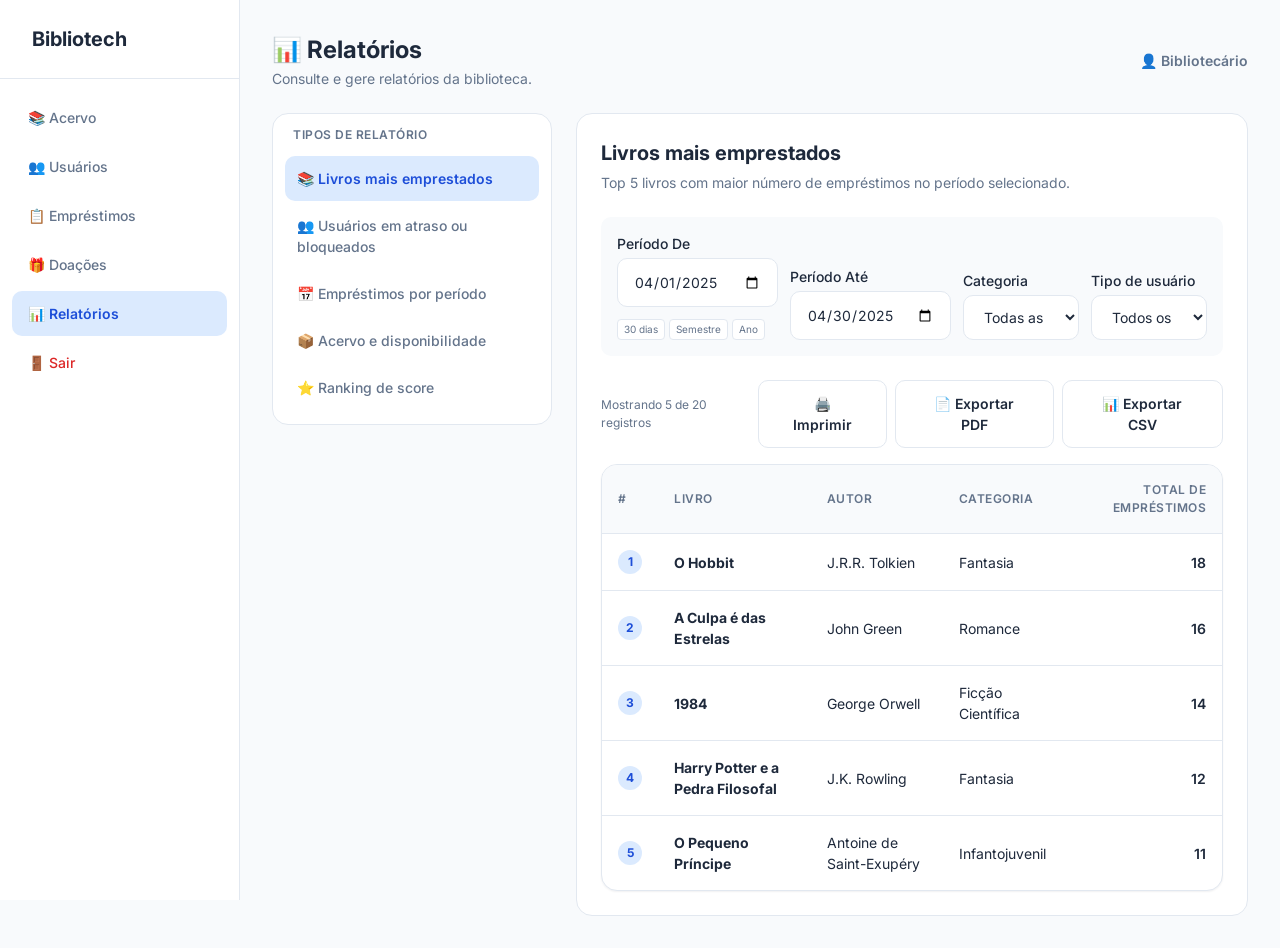
<file: admin/relatorios.html>
<!DOCTYPE html>
<html lang="pt-BR">
<head>
  <meta charset="UTF-8" />
  <meta name="viewport" content="width=device-width, initial-scale=1.0" />
  <title>Relatórios — Painel Bibliotech</title>
  <link rel="stylesheet" href="../css/reset.css" />
  <link rel="stylesheet" href="../css/variables.css" />
  <link rel="stylesheet" href="../css/global.css" />
  <link rel="stylesheet" href="../css/admin.css" />
</head>
<body>
  <div class="admin-layout">
    
    <!-- SIDEBAR -->
    <aside class="sidebar">
      <div class="sidebar-logo">Bibliotech</div>
      <nav class="sidebar-nav">
        <a href="acervo.html" class="sidebar-link">📚 Acervo</a>
        <a href="usuarios.html" class="sidebar-link">👥 Usuários</a>
        <a href="emprestimos.html" class="sidebar-link">📋 Empréstimos</a>
        <a href="doacoes.html" class="sidebar-link">🎁 Doações</a>
        <a href="relatorios.html" class="sidebar-link ativo">📊 Relatórios</a>
        <a href="../index.html" class="sidebar-link" style="margin-top: auto; color: var(--cor-erro);">🚪 Sair</a>
      </nav>
    </aside>

    <!-- CONTEÚDO -->
    <main class="admin-conteudo">
      
      <!-- Cabeçalho -->
      <header class="admin-header">
        <div class="admin-header-titulo">
          <h1>📊 Relatórios</h1>
          <p>Consulte e gere relatórios da biblioteca.</p>
        </div>
        <div class="admin-perfil">
          👤 Bibliotecário
        </div>
      </header>

      <!-- Layout de Relatórios -->
      <div class="relatorios-layout">
        
        <!-- Menu Lateral de Tipos -->
        <aside class="menu-relatorios">
          <h2>Tipos de relatório</h2>
          <button class="ativo">📚 Livros mais emprestados</button>
          <button>👥 Usuários em atraso ou bloqueados</button>
          <button>📅 Empréstimos por período</button>
          <button>📦 Acervo e disponibilidade</button>
          <button>⭐ Ranking de score</button>
        </aside>

        <!-- Área Principal do Relatório -->
        <section class="area-relatorio">
          
          <div class="relatorio-header">
            <h2>Livros mais emprestados</h2>
            <p>Top 5 livros com maior número de empréstimos no período selecionado.</p>
          </div>

          <!-- Filtros -->
          <div class="filtros-relatorio">
            <div class="campo">
              <label>Período De</label>
              <input type="date" value="2025-04-01" />
              <div class="atalhos-data">
                <button class="atalho-btn">30 dias</button>
                <button class="atalho-btn">Semestre</button>
                <button class="atalho-btn">Ano</button>
              </div>
            </div>
            <div class="campo">
              <label>Período Até</label>
              <input type="date" value="2025-04-30" />
            </div>
            <div class="campo">
              <label>Categoria</label>
              <select>
                <option>Todas as categorias</option>
                <option>Ficção</option>
                <option>Fantasia</option>
              </select>
            </div>
            <div class="campo">
              <label>Tipo de usuário</label>
              <select>
                <option>Todos os perfis</option>
                <option>Aluno</option>
                <option>Professor</option>
              </select>
            </div>
          </div>

          <!-- Barra de Ações e Exportação -->
          <div class="acoes-relatorio">
            <span class="legenda">Mostrando 5 de 20 registros</span>
            <div class="botoes-exportar">
              <button class="btn btn-secundario">🖨️ Imprimir</button>
              <button class="btn btn-secundario">📄 Exportar PDF</button>
              <button class="btn btn-secundario">📊 Exportar CSV</button>
            </div>
          </div>

          <!-- Tabela -->
          <div class="tabela-container">
            <table class="tabela">
              <thead>
                <tr>
                  <th>#</th>
                  <th>Livro</th>
                  <th>Autor</th>
                  <th>Categoria</th>
                  <th style="text-align: right;">Total de empréstimos</th>
                </tr>
              </thead>
              <tbody>
                <tr>
                  <td><span class="ranking-numero">1</span></td>
                  <td><strong>O Hobbit</strong></td>
                  <td>J.R.R. Tolkien</td>
                  <td>Fantasia</td>
                  <td style="text-align: right; font-weight: 600;">18</td>
                </tr>
                <tr>
                  <td><span class="ranking-numero">2</span></td>
                  <td><strong>A Culpa é das Estrelas</strong></td>
                  <td>John Green</td>
                  <td>Romance</td>
                  <td style="text-align: right; font-weight: 600;">16</td>
                </tr>
                <tr>
                  <td><span class="ranking-numero">3</span></td>
                  <td><strong>1984</strong></td>
                  <td>George Orwell</td>
                  <td>Ficção Científica</td>
                  <td style="text-align: right; font-weight: 600;">14</td>
                </tr>
                <tr>
                  <td><span class="ranking-numero">4</span></td>
                  <td><strong>Harry Potter e a Pedra Filosofal</strong></td>
                  <td>J.K. Rowling</td>
                  <td>Fantasia</td>
                  <td style="text-align: right; font-weight: 600;">12</td>
                </tr>
                <tr>
                  <td><span class="ranking-numero">5</span></td>
                  <td><strong>O Pequeno Príncipe</strong></td>
                  <td>Antoine de Saint-Exupéry</td>
                  <td>Infantojuvenil</td>
                  <td style="text-align: right; font-weight: 600;">11</td>
                </tr>
              </tbody>
            </table>
          </div>

        </section>

      </div>
    </main>
  </div>

  <script src="../js/main.js"></script>
</body>
</html>
</file>
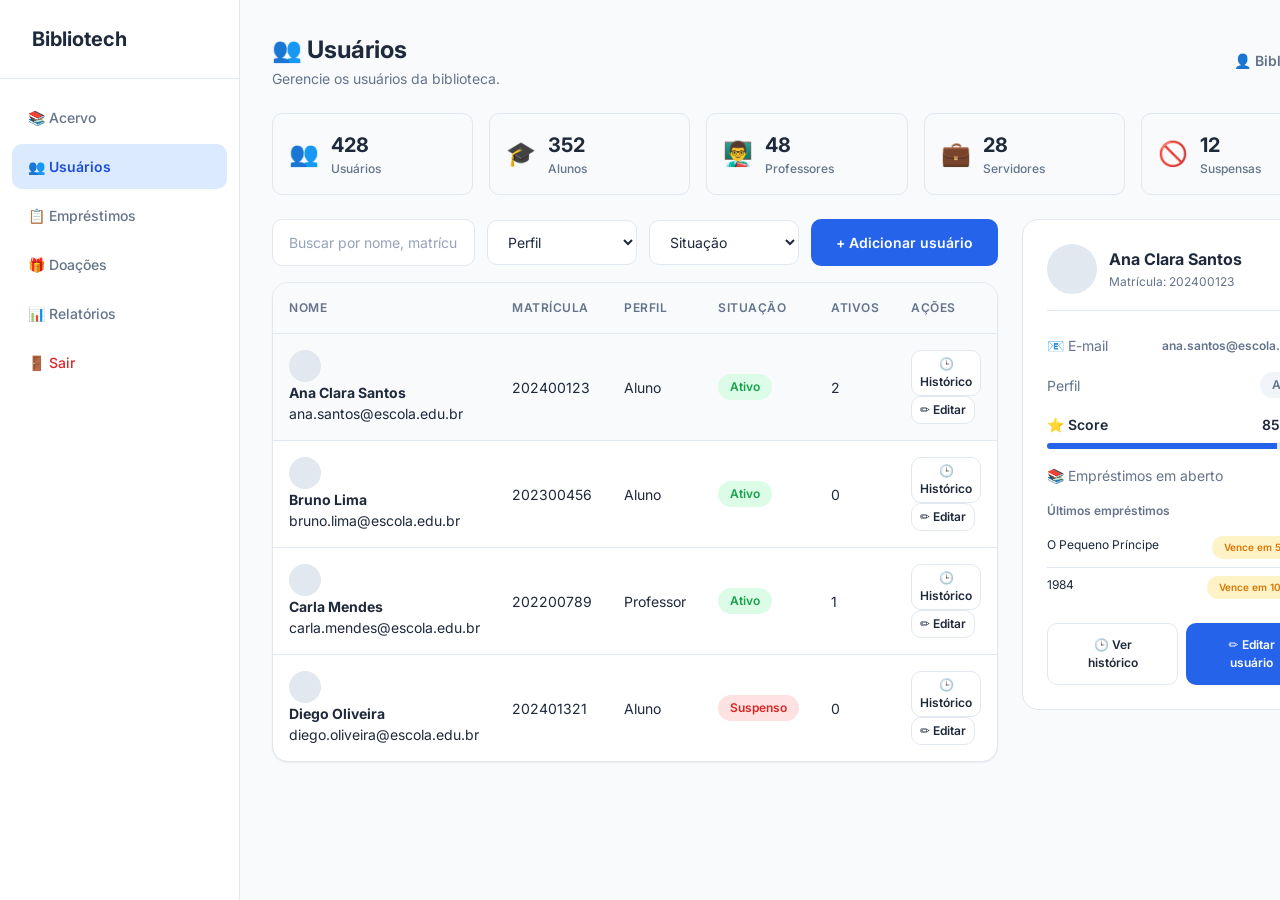
<file: admin/usuarios.html>
<!DOCTYPE html>
<html lang="pt-BR">
<head>
  <meta charset="UTF-8" />
  <meta name="viewport" content="width=device-width, initial-scale=1.0" />
  <title>Usuários — Painel Bibliotech</title>
  <link rel="stylesheet" href="../css/reset.css" />
  <link rel="stylesheet" href="../css/variables.css" />
  <link rel="stylesheet" href="../css/global.css" />
  <link rel="stylesheet" href="../css/admin.css" />
</head>
<body>
  <div class="admin-layout">
    
    <!-- SIDEBAR -->
    <aside class="sidebar">
      <div class="sidebar-logo">Bibliotech</div>
      <nav class="sidebar-nav">
        <a href="acervo.html" class="sidebar-link">📚 Acervo</a>
        <a href="usuarios.html" class="sidebar-link ativo">👥 Usuários</a>
        <a href="emprestimos.html" class="sidebar-link">📋 Empréstimos</a>
        <a href="doacoes.html" class="sidebar-link">🎁 Doações</a>
        <a href="relatorios.html" class="sidebar-link">📊 Relatórios</a>
        <a href="../index.html" class="sidebar-link" style="margin-top: auto; color: var(--cor-erro);">🚪 Sair</a>
      </nav>
    </aside>

    <!-- CONTEÚDO -->
    <main class="admin-conteudo">
      
      <!-- Cabeçalho -->
      <header class="admin-header">
        <div class="admin-header-titulo">
          <h1>👥 Usuários</h1>
          <p>Gerencie os usuários da biblioteca.</p>
        </div>
        <div class="admin-perfil">
          👤 Bibliotecário
        </div>
      </header>

      <!-- Cards de Métricas de Usuário -->
      <section class="metricas-grid" style="grid-template-columns: repeat(5, 1fr);">
        <div class="card-metrica-usuario">
          <span class="icone">👥</span>
          <div class="info">
            <span class="valor">428</span>
            <span class="label">Usuários</span>
          </div>
        </div>
        <div class="card-metrica-usuario">
          <span class="icone">🎓</span>
          <div class="info">
            <span class="valor">352</span>
            <span class="label">Alunos</span>
          </div>
        </div>
        <div class="card-metrica-usuario">
          <span class="icone">👨‍🏫</span>
          <div class="info">
            <span class="valor">48</span>
            <span class="label">Professores</span>
          </div>
        </div>
        <div class="card-metrica-usuario">
          <span class="icone">💼</span>
          <div class="info">
            <span class="valor">28</span>
            <span class="label">Servidores</span>
          </div>
        </div>
        <div class="card-metrica-usuario">
          <span class="icone">🚫</span>
          <div class="info">
            <span class="valor">12</span>
            <span class="label">Suspensas</span>
          </div>
        </div>
      </section>

      <!-- Layout Principal: Tabela à Esquerda, Detalhes à Direita -->
      <div style="display: flex; gap: var(--esp-5); align-items: flex-start;">
        
        <!-- Coluna da Tabela -->
        <section style="flex: 1;">
          <div class="acervo-filtros">
            <div class="campo campo-busca">
              <input type="text" placeholder="Buscar por nome, matrícula ou e-mail" />
            </div>
            <div class="campo" style="width: 150px;">
              <select>
                <option>Perfil</option>
              </select>
            </div>
            <div class="campo" style="width: 150px;">
              <select>
                <option>Situação</option>
              </select>
            </div>
            <button class="btn btn-primario">+ Adicionar usuário</button>
          </div>

          <div class="tabela-container" style="margin-top: var(--esp-4);">
            <table class="tabela">
              <thead>
                <tr>
                  <th>Nome</th>
                  <th>Matrícula</th>
                  <th>Perfil</th>
                  <th>Situação</th>
                  <th>Ativos</th>
                  <th>Ações</th>
                </tr>
              </thead>
              <tbody>
                <tr style="background-color: #F8FAFC;"> <!-- Linha selecionada -->
                  <td>
                    <div class="livro-tabela">
                      <div class="avatar-grande" style="width: 32px; height: 32px;"></div>
                      <div class="livro-tabela-info">
                        <strong>Ana Clara Santos</strong>
                        <span>ana.santos@escola.edu.br</span>
                      </div>
                    </div>
                  </td>
                  <td>202400123</td>
                  <td>Aluno</td>
                  <td><span class="badge badge-sucesso">Ativo</span></td>
                  <td>2</td>
                  <td>
                    <button class="btn btn-secundario" style="padding: var(--esp-1) var(--esp-2); font-size: var(--tamanho-xs);">🕒 Histórico</button>
                    <button class="btn btn-secundario" style="padding: var(--esp-1) var(--esp-2); font-size: var(--tamanho-xs);">✏️ Editar</button>
                  </td>
                </tr>
                <tr>
                  <td>
                    <div class="livro-tabela">
                      <div class="avatar-grande" style="width: 32px; height: 32px;"></div>
                      <div class="livro-tabela-info">
                        <strong>Bruno Lima</strong>
                        <span>bruno.lima@escola.edu.br</span>
                      </div>
                    </div>
                  </td>
                  <td>202300456</td>
                  <td>Aluno</td>
                  <td><span class="badge badge-sucesso">Ativo</span></td>
                  <td>0</td>
                  <td>
                    <button class="btn btn-secundario" style="padding: var(--esp-1) var(--esp-2); font-size: var(--tamanho-xs);">🕒 Histórico</button>
                    <button class="btn btn-secundario" style="padding: var(--esp-1) var(--esp-2); font-size: var(--tamanho-xs);">✏️ Editar</button>
                  </td>
                </tr>
                <tr>
                  <td>
                    <div class="livro-tabela">
                      <div class="avatar-grande" style="width: 32px; height: 32px;"></div>
                      <div class="livro-tabela-info">
                        <strong>Carla Mendes</strong>
                        <span>carla.mendes@escola.edu.br</span>
                      </div>
                    </div>
                  </td>
                  <td>202200789</td>
                  <td>Professor</td>
                  <td><span class="badge badge-sucesso">Ativo</span></td>
                  <td>1</td>
                  <td>
                    <button class="btn btn-secundario" style="padding: var(--esp-1) var(--esp-2); font-size: var(--tamanho-xs);">🕒 Histórico</button>
                    <button class="btn btn-secundario" style="padding: var(--esp-1) var(--esp-2); font-size: var(--tamanho-xs);">✏️ Editar</button>
                  </td>
                </tr>
                <tr>
                  <td>
                    <div class="livro-tabela">
                      <div class="avatar-grande" style="width: 32px; height: 32px;"></div>
                      <div class="livro-tabela-info">
                        <strong>Diego Oliveira</strong>
                        <span>diego.oliveira@escola.edu.br</span>
                      </div>
                    </div>
                  </td>
                  <td>202401321</td>
                  <td>Aluno</td>
                  <td><span class="badge badge-erro">Suspenso</span></td>
                  <td>0</td>
                  <td>
                    <button class="btn btn-secundario" style="padding: var(--esp-1) var(--esp-2); font-size: var(--tamanho-xs);">🕒 Histórico</button>
                    <button class="btn btn-secundario" style="padding: var(--esp-1) var(--esp-2); font-size: var(--tamanho-xs);">✏️ Editar</button>
                  </td>
                </tr>
              </tbody>
            </table>
          </div>
        </section>

        <!-- Painel de Detalhes do Usuário (Lateral) -->
        <aside class="painel-detalhes">
          <div class="painel-detalhes-header">
            <div class="avatar-grande"></div>
            <div>
              <h2>Ana Clara Santos</h2>
              <p>Matrícula: 202400123</p>
            </div>
          </div>

          <div class="painel-info-linha">
            <span class="label">📧 E-mail</span>
            <span class="valor" style="font-size: var(--tamanho-xs); color: var(--cor-texto-suave);">ana.santos@escola.edu.br</span>
          </div>
          
          <div class="painel-info-linha">
            <span class="label">Perfil</span>
            <span class="badge badge-neutro">Aluno</span>
          </div>

          <div class="score-box-admin">
            <div class="topo">
              <span>⭐ Score</span>
              <span>85 / 100</span>
            </div>
            <div class="score-barra-admin">
              <div class="score-preenchimento-admin"></div>
            </div>
          </div>

          <div class="painel-info-linha">
            <span class="label">📚 Empréstimos em aberto</span>
            <span class="valor">2</span>
          </div>

          <div class="lista-mini-emprestimos">
            <p style="font-size: var(--tamanho-xs); font-weight: 600; margin-bottom: var(--esp-2); color: var(--cor-texto-suave);">Últimos empréstimos</p>
            <div class="mini-emprestimo">
              <span>O Pequeno Príncipe</span>
              <span class="badge badge-alerta" style="font-size: 10px;">Vence em 5 dias</span>
            </div>
            <div class="mini-emprestimo">
              <span>1984</span>
              <span class="badge badge-alerta" style="font-size: 10px;">Vence em 10 dias</span>
            </div>
          </div>

          <div class="botoes-painel">
            <button class="btn btn-secundario" style="flex: 1; font-size: var(--tamanho-xs);">🕒 Ver histórico</button>
            <button class="btn btn-primario btn-abrir-modal" style="flex: 1; font-size: var(--tamanho-xs);">✏️ Editar usuário</button>
          </div>
        </aside>

      </div>
              <!-- MODAL DE EDITAR USUÁRIO -->
        <div class="modal-overlay">
          <div class="modal-conteudo">
            <div class="modal-header">
              <h2>✏️ Editar usuário</h2>
              <button class="modal-fechar" type="button">✖</button>
            </div>

            <form class="modal-form">
              <div class="campo">
                <label>Nome</label>
                <input type="text" value="Ana Clara Santos" />
              </div>

              <div class="campo">
                <label>E-mail</label>
                <input type="email" value="ana.santos@escola.edu.br" />
              </div>

              <div class="campo">
                <label>Situação</label>
                <select>
                  <option value="regular">Regular</option>
                  <option value="suspensa">Suspensa</option>
                </select>
              </div>

              <div class="campo">
                <label>Dias de suspensão</label>
                <input type="number" placeholder="0" />
              </div>

              <div class="modal-acoes">
                <button type="button" class="btn btn-secundario btn-cancelar-modal">Cancelar</button>
                <button type="button" class="btn btn-primario">Salvar</button>
              </div>
            </form>
          </div>
        </div>
    </main>
  </div>

  <script src="../js/main.js"></script>
</body>
</html>
</file>
<file: css/variables.css>
:root {
  /* Cores principais */
  --cor-primaria: #2563EB;
  --cor-primaria-escura: #1D4ED8;
  --cor-primaria-clara: #DBEAFE;

  /* Cores neutras */
  --cor-fundo: #F8FAFC;
  --cor-superficie: #FFFFFF;
  --cor-borda: #E2E8F0;
  --cor-texto: #1E293B;
  --cor-texto-suave: #64748B;

  /* Cores de status (badges) */
  --cor-sucesso: #16A34A;
  --cor-sucesso-fundo: #DCFCE7;
  --cor-alerta: #D97706;
  --cor-alerta-fundo: #FEF3C7;
  --cor-erro: #DC2626;
  --cor-erro-fundo: #FEE2E2;

  /* Tipografia */
  --fonte-principal: 'Inter', system-ui, -apple-system, sans-serif;
  --tamanho-xs: 0.75rem;   /* 12px */
  --tamanho-sm: 0.875rem;  /* 14px */
  --tamanho-md: 1rem;      /* 16px */
  --tamanho-lg: 1.25rem;   /* 20px */
  --tamanho-xl: 1.5rem;    /* 24px */
  --tamanho-2xl: 2rem;     /* 32px */

  /* Espaçamentos */
  --esp-1: 0.25rem;  /* 4px */
  --esp-2: 0.5rem;   /* 8px */
  --esp-3: 0.75rem;  /* 12px */
  --esp-4: 1rem;     /* 16px */
  --esp-5: 1.5rem;   /* 24px */
  --esp-6: 2rem;     /* 32px */
  --esp-8: 3rem;     /* 48px */

  /* Bordas e sombras */
  --raio-sm: 6px;
  --raio-md: 10px;
  --raio-lg: 16px;
  --sombra-sm: 0 1px 2px rgba(15, 23, 42, 0.06);
  --sombra-md: 0 4px 12px rgba(15, 23, 42, 0.08);
  --sombra-lg: 0 10px 30px rgba(15, 23, 42, 0.12);

  /* Transição padrão */
  --transicao: 0.2s ease;
}
</file>
<file: css/global.css>
/* Importa a fonte Inter do Google Fonts */
@import url('https://fonts.googleapis.com/css2?family=Inter:wght@400;500;600;700&display=swap');

body {
  font-family: var(--fonte-principal);
  font-size: var(--tamanho-md);
  color: var(--cor-texto);
  background-color: var(--cor-fundo);
}

/* ---------- BOTÕES ---------- */
.btn {
  display: inline-flex;
  align-items: center;
  justify-content: center;
  gap: var(--esp-2);
  padding: var(--esp-3) var(--esp-5);
  border-radius: var(--raio-md);
  font-weight: 600;
  font-size: var(--tamanho-sm);
  transition: background-color var(--transicao), border-color var(--transicao), color var(--transicao);
  border: 1px solid transparent;
}

.btn-primario {
  background-color: var(--cor-primaria);
  color: #fff;
}
.btn-primario:hover {
  background-color: var(--cor-primaria-escura);
}
.btn-primario:disabled {
  background-color: #94A3B8;
  cursor: not-allowed;
}

.btn-secundario {
  background-color: var(--cor-superficie);
  color: var(--cor-texto);
  border-color: var(--cor-borda);
}
.btn-secundario:hover {
  background-color: #F1F5F9;
}

.btn-bloco {
  width: 100%;
}

/* ---------- INPUTS ---------- */
.campo {
  display: flex;
  flex-direction: column;
  gap: var(--esp-1);
}

.campo label {
  font-size: var(--tamanho-sm);
  font-weight: 500;
  color: var(--cor-texto);
}

.campo input,
.campo select {
  width: 100%;
  padding: var(--esp-3) var(--esp-4);
  border: 1px solid var(--cor-borda);
  border-radius: var(--raio-md);
  background-color: var(--cor-superficie);
  font-size: var(--tamanho-sm);
  transition: border-color var(--transicao), box-shadow var(--transicao);
}

.campo input::placeholder {
  color: #94A3B8;
}

.campo input:focus,
.campo select:focus {
  outline: none;
  border-color: var(--cor-primaria);
  box-shadow: 0 0 0 3px var(--cor-primaria-clara);
}

/* ---------- BADGES (status) ---------- */
.badge {
  display: inline-block;
  padding: var(--esp-1) var(--esp-3);
  border-radius: 999px;
  font-size: var(--tamanho-xs);
  font-weight: 600;
}
.badge-sucesso { background-color: var(--cor-sucesso-fundo); color: var(--cor-sucesso); }
.badge-alerta  { background-color: var(--cor-alerta-fundo);  color: var(--cor-alerta); }
.badge-erro    { background-color: var(--cor-erro-fundo);    color: var(--cor-erro); }
.badge-neutro  { background-color: #F1F5F9; color: var(--cor-texto-suave); }

/* ---------- NAVBAR DO USUÁRIO ---------- */
.navbar {
  display: flex;
  justify-content: space-between;
  align-items: center;
  background-color: var(--cor-superficie);
  padding: var(--esp-4) var(--esp-6);
  border-bottom: 1px solid var(--cor-borda);
  box-shadow: var(--sombra-sm);
}

.navbar-logo {
  font-size: var(--tamanho-xl);
  font-weight: 700;
  color: var(--cor-texto);
}

.navbar-links {
  display: flex;
  gap: var(--esp-2);
}

.navbar-links a {
  padding: var(--esp-2) var(--esp-4);
  border-radius: var(--raio-md);
  font-size: var(--tamanho-sm);
  font-weight: 500;
  color: var(--cor-texto-suave);
  transition: all var(--transicao);
}

.navbar-links a:hover {
  background-color: var(--cor-fundo);
  color: var(--cor-texto);
}

.navbar-links a.ativo {
  background-color: var(--cor-primaria-clara);
  color: var(--cor-primaria-escura);
  font-weight: 600;
}

/* Layout principal que fica abaixo da navbar */
.conteudo-principal {
  max-width: 1200px;
  margin: 0 auto;
  padding: var(--esp-6) var(--esp-4);
}

/* ---------- TABELAS ---------- */
.tabela-container {
  background-color: var(--cor-superficie);
  border: 1px solid var(--cor-borda);
  border-radius: var(--raio-lg);
  overflow: hidden; /* Para as bordas arredondadas funcionarem */
  box-shadow: var(--sombra-sm);
}

.tabela {
  width: 100%;
  text-align: left;
}

.tabela th {
  background-color: #F8FAFC;
  padding: var(--esp-4);
  font-size: var(--tamanho-xs);
  font-weight: 600;
  color: var(--cor-texto-suave);
  border-bottom: 1px solid var(--cor-borda);
  text-transform: uppercase;
  letter-spacing: 0.5px;
}

.tabela td {
  padding: var(--esp-4);
  border-bottom: 1px solid var(--cor-borda);
  font-size: var(--tamanho-sm);
  vertical-align: middle;
}

.tabela tr:last-child td {
  border-bottom: none;
}

.tabela tr:hover td {
  background-color: #F8FAFC;
}

/* ---------- BOTÃO VOLTAR ---------- */
.btn-voltar {
  display: inline-flex;
  align-items: center;
  gap: var(--esp-2);
  font-size: var(--tamanho-sm);
  font-weight: 500;
  color: var(--cor-texto-suave);
  margin-bottom: var(--esp-4);
  transition: color var(--transicao);
}

.btn-voltar:hover {
  color: var(--cor-primaria);
}
</file>
<file: css/auth.css>
.auth-tela {
  min-height: 100vh;
  display: flex;
  align-items: center;
  justify-content: center;
  padding: var(--esp-4);
  background-color: var(--cor-fundo);
}

.auth-cartao {
  width: 100%;
  max-width: 440px;
  background-color: var(--cor-superficie);
  border-radius: var(--raio-lg);
  padding: var(--esp-8) var(--esp-6);
  box-shadow: var(--sombra-md);
}

.auth-logo {
  text-align: center;
  font-size: var(--tamanho-2xl);
  font-weight: 700;
  color: var(--cor-texto);
  margin-bottom: var(--esp-6);
}

/* Seletor de perfil: Aluno / Servidor / Professor */
.seletor-perfil {
  display: grid;
  grid-template-columns: repeat(3, 1fr);
  gap: var(--esp-3);
  margin-bottom: var(--esp-5);
}

.perfil-opcao {
  display: flex;
  flex-direction: column;
  align-items: center;
  gap: var(--esp-2);
  padding: var(--esp-3) var(--esp-2);
  border: 1px solid var(--cor-borda);
  border-radius: var(--raio-md);
  font-size: var(--tamanho-sm);
  font-weight: 500;
  color: var(--cor-texto-suave);
  background-color: var(--cor-superficie);
  transition: all var(--transicao);
}

.perfil-opcao:hover {
  border-color: var(--cor-primaria);
}

.perfil-opcao.ativo {
  border-color: var(--cor-primaria);
  background-color: var(--cor-primaria-clara);
  color: var(--cor-primaria-escura);
}

.auth-form {
  display: flex;
  flex-direction: column;
  gap: var(--esp-4);
}

.auth-rodape {
  text-align: center;
  margin-top: var(--esp-5);
  font-size: var(--tamanho-sm);
  color: var(--cor-texto-suave);
}

.auth-rodape a {
  color: var(--cor-primaria);
  font-weight: 600;
}
.auth-rodape a:hover {
  text-decoration: underline;
}
</file>
<file: css/usuario.css>
/* ---------- TELA DE CATÁLOGO ---------- */
.catalogo-filtros {
  display: flex;
  gap: var(--esp-4);
  margin-bottom: var(--esp-6);
}

.catalogo-filtros .campo-busca {
  flex: 1;
}

.catalogo-filtros .campo-categoria {
  width: 250px;
}

/* Grid de livros */
.grid-livros {
  display: grid;
  grid-template-columns: repeat(auto-fill, minmax(280px, 1fr));
  gap: var(--esp-5);
}

/* Card do livro */
.card-livro {
  background-color: var(--cor-superficie);
  border: 1px solid var(--cor-borda);
  border-radius: var(--raio-lg);
  padding: var(--esp-4);
  display: flex;
  flex-direction: column;
  gap: var(--esp-4);
  transition: box-shadow var(--transicao);
}

.card-livro:hover {
  box-shadow: var(--sombra-md);
}

.card-livro-capa {
  width: 100%;
  height: 180px;
  background-color: #F1F5F9;
  border-radius: var(--raio-md);
  object-fit: cover;
}

.card-livro-info {
  display: flex;
  flex-direction: column;
  gap: var(--esp-1);
}

.card-livro-titulo {
  font-size: var(--tamanho-md);
  font-weight: 600;
}

.card-livro-autor {
  font-size: var(--tamanho-sm);
  color: var(--cor-texto-suave);
}

.card-livro-categoria {
  font-size: var(--tamanho-xs);
  background-color: var(--cor-fundo);
  color: var(--cor-texto-suave);
  padding: 2px 8px;
  border-radius: 4px;
  align-self: flex-start;
  margin-top: var(--esp-2);
}

.card-livro-disponibilidade {
  font-size: var(--tamanho-sm);
  color: var(--cor-texto-suave);
  display: flex;
  align-items: center;
  gap: var(--esp-2);
  margin-top: var(--esp-2);
  margin-bottom: var(--esp-2);
}

.card-livro .btn {
  margin-top: auto; /* Empurra o botão pro final do card */
}

/* ---------- TELA MINHA CONTA ---------- */
.conta-grid {
  display: grid;
  grid-template-columns: 2fr 1fr; /* Coluna esquerda maior, direita menor */
  gap: var(--esp-5);
  align-items: start;
}

/* Cartão de Perfil (Topo) */
.cartao-perfil {
  background-color: var(--cor-superficie);
  border: 1px solid var(--cor-borda);
  border-radius: var(--raio-lg);
  padding: var(--esp-5);
  display: flex;
  align-items: center;
  gap: var(--esp-5);
  margin-bottom: var(--esp-5);
}

.perfil-avatar {
  width: 80px;
  height: 80px;
  background-color: #E2E8F0;
  border-radius: var(--raio-md);
}

.perfil-info h2 {
  font-size: var(--tamanho-lg);
  margin-bottom: var(--esp-1);
}

.perfil-info p {
  font-size: var(--tamanho-sm);
  color: var(--cor-texto-suave);
  margin-bottom: var(--esp-2);
}

/* Barra de Score */
.score-box {
  flex: 1;
  margin-left: var(--esp-6);
}

.score-titulo {
  font-size: var(--tamanho-sm);
  font-weight: 600;
  margin-bottom: var(--esp-2);
  color: var(--cor-texto-suave);
}

.score-barra {
  height: 8px;
  background-color: var(--cor-borda);
  border-radius: 999px;
  position: relative;
  overflow: hidden;
  margin-bottom: var(--esp-2);
}

.score-preenchimento {
  height: 100%;
  width: 85%; /* Exemplo visual: 85 pontos */
  background-color: var(--cor-primaria);
  border-radius: 999px;
}

.score-legendas {
  display: flex;
  justify-content: space-between;
  font-size: var(--tamanho-xs);
  color: var(--cor-texto-suave);
}

/* Empréstimos Ativos */
.secao-titulo {
  font-size: var(--tamanho-md);
  font-weight: 600;
  margin-bottom: var(--esp-4);
}

.card-emprestimo {
  background-color: var(--cor-superficie);
  border: 1px solid var(--cor-borda);
  border-radius: var(--raio-md);
  padding: var(--esp-4);
  display: flex;
  align-items: center;
  gap: var(--esp-4);
  margin-bottom: var(--esp-3);
}

.emprestimo-capa {
  width: 50px;
  height: 70px;
  background-color: #E2E8F0;
  border-radius: var(--raio-sm);
}

.emprestimo-info {
  flex: 1;
}

.emprestimo-info h3 {
  font-size: var(--tamanho-sm);
  margin-bottom: 2px;
}

.emprestimo-info p {
  font-size: var(--tamanho-xs);
  color: var(--cor-texto-suave);
}

.emprestimo-data {
  font-size: var(--tamanho-xs);
  color: var(--cor-texto-suave);
  margin-top: var(--esp-2);
  display: flex;
  align-items: center;
  gap: var(--esp-1);
}

/* Botões Laterais (Ações) */
.acoes-laterais {
  display: flex;
  flex-direction: column;
  gap: var(--esp-3);
  background-color: var(--cor-superficie);
  border: 1px solid var(--cor-borda);
  border-radius: var(--raio-lg);
  padding: var(--esp-5);
}

.btn-acao-lateral {
  display: flex;
  align-items: center;
  gap: var(--esp-3);
  padding: var(--esp-4);
  border: 1px solid var(--cor-borda);
  border-radius: var(--raio-md);
  background-color: var(--cor-superficie);
  font-weight: 500;
  font-size: var(--tamanho-sm);
  transition: background-color var(--transicao);
  text-align: left;
}

.btn-acao-lateral:hover {
  background-color: var(--cor-fundo);
}

.caixa-aviso {
  background-color: #F1F5F9;
  border-radius: var(--raio-md);
  padding: var(--esp-4);
  font-size: var(--tamanho-xs);
  color: var(--cor-texto-suave);
  display: flex;
  gap: var(--esp-3);
  margin-top: var(--esp-4);
}

/* Responsividade da Tela de Conta */
@media (max-width: 900px) {
  .conta-grid {
    grid-template-columns: 1fr; /* Vira uma coluna só em telas menores */
  }
  .cartao-perfil {
    flex-direction: column;
    text-align: center;
  }
  .score-box {
    margin-left: 0;
    width: 100%;
  }
}

/* ---------- ESTILOS GERAIS DE TABELAS DO USUÁRIO ---------- */
.livro-tabela {
  display: flex;
  align-items: center;
  gap: var(--esp-3);
}

.livro-tabela-capa {
  width: 40px;
  height: 55px;
  background-color: #E2E8F0;
  border-radius: var(--raio-sm);
  flex-shrink: 0;
}

.livro-tabela-info {
  display: flex;
  flex-direction: column;
}

.livro-tabela-info strong {
  font-weight: 500;
  color: var(--cor-texto);
}

.livro-tabela-info span {
  font-size: var(--tamanho-xs);
  color: var(--cor-texto-suave);
}

/* ---------- TELA DE DOAR LIVRO ---------- */
.doar-grid {
  display: grid;
  grid-template-columns: 1fr 1fr;
  gap: var(--esp-5);
  margin-bottom: var(--esp-6);
}

.cartao-formulario {
  background-color: var(--cor-superficie);
  border: 1px solid var(--cor-borda);
  border-radius: var(--raio-lg);
  padding: var(--esp-5);
}

.cartao-formulario h2 {
  font-size: var(--tamanho-lg);
  margin-bottom: var(--esp-5);
  display: flex;
  align-items: center;
  gap: var(--esp-2);
}

.form-doacao {
  display: flex;
  flex-direction: column;
  gap: var(--esp-4);
}

/* Área de upload de foto */
.upload-foto {
  border: 2px dashed var(--cor-borda);
  border-radius: var(--raio-md);
  padding: var(--esp-6);
  text-align: center;
  color: var(--cor-texto-suave);
  cursor: pointer;
  transition: border-color var(--transicao), background-color var(--transicao);
}

.upload-foto:hover {
  border-color: var(--cor-primaria);
  background-color: var(--cor-primaria-clara);
}

.upload-foto span {
  font-size: var(--tamanho-2xl);
  display: block;
  margin-bottom: var(--esp-2);
}

.upload-foto p {
  font-size: var(--tamanho-sm);
}

/* Responsividade da tela de doação */
@media (max-width: 800px) {
  .doar-grid {
    grid-template-columns: 1fr;
  }
}
</file>
<file: css/admin.css>
/* ---------- LAYOUT ADMIN (Sidebar) ---------- */
.admin-layout {
  display: flex;
  min-height: 100vh;
  background-color: var(--cor-fundo);
}

/* Sidebar (Menu Lateral) */
.sidebar {
  width: 240px;
  background-color: var(--cor-superficie);
  border-right: 1px solid var(--cor-borda);
  display: flex;
  flex-direction: column;
  position: fixed;
  height: 100vh;
  left: 0;
  top: 0;
}

.sidebar-logo {
  padding: var(--esp-5) var(--esp-6);
  font-size: var(--tamanho-lg);
  font-weight: 700;
  color: var(--cor-texto);
  border-bottom: 1px solid var(--cor-borda);
}

.sidebar-nav {
  padding: var(--esp-4) var(--esp-3);
  display: flex;
  flex-direction: column;
  gap: var(--esp-1);
}

.sidebar-link {
  display: flex;
  align-items: center;
  gap: var(--esp-3);
  padding: var(--esp-3) var(--esp-4);
  border-radius: var(--raio-md);
  font-size: var(--tamanho-sm);
  font-weight: 500;
  color: var(--cor-texto-suave);
  transition: all var(--transicao);
}

.sidebar-link:hover {
  background-color: var(--cor-fundo);
  color: var(--cor-texto);
}

.sidebar-link.ativo {
  background-color: var(--cor-primaria-clara);
  color: var(--cor-primaria-escura);
  font-weight: 600;
}

/* Área de Conteúdo Principal */
.admin-conteudo {
  flex: 1;
  margin-left: 240px; /* Compensa a largura da sidebar fixa */
  padding: var(--esp-6);
  display: flex;
  flex-direction: column;
  gap: var(--esp-5);
}

/* Cabeçalho do Admin */
.admin-header {
  display: flex;
  justify-content: space-between;
  align-items: center;
}

.admin-header-titulo h1 {
  font-size: var(--tamanho-xl);
  color: var(--cor-texto);
}

.admin-header-titulo p {
  font-size: var(--tamanho-sm);
  color: var(--cor-texto-suave);
}

/* Perfil do Bibliotecário no canto */
.admin-perfil {
  display: flex;
  align-items: center;
  gap: var(--esp-3);
  font-size: var(--tamanho-sm);
  font-weight: 600;
  color: var(--cor-texto-suave);
}

/* Cards de Métricas (Topo do Acervo) */
.metricas-grid {
  display: grid;
  grid-template-columns: repeat(5, 1fr);
  gap: var(--esp-4);
}

.card-metrica {
  background-color: var(--cor-superficie);
  border: 1px solid var(--cor-borda);
  border-radius: var(--raio-lg);
  padding: var(--esp-4);
  display: flex;
  flex-direction: column;
  gap: var(--esp-2);
  box-shadow: var(--sombra-sm);
}

.card-metrica-titulo {
  font-size: var(--tamanho-xs);
  font-weight: 600;
  color: var(--cor-texto-suave);
  text-transform: uppercase;
  display: flex;
  align-items: center;
  gap: var(--esp-2);
}

.card-metrica-valor {
  font-size: var(--tamanho-xl);
  font-weight: 700;
  color: var(--cor-texto);
}

/* Filtros do Acervo */
.acervo-filtros {
  display: flex;
  gap: var(--esp-3);
  align-items: center;
}

.acervo-filtros .campo-busca {
  flex: 1;
}

/* Área de formulário lateral (Novo Livro) */
.painel-lateral {
  background-color: var(--cor-superficie);
  border: 1px solid var(--cor-borda);
  border-radius: var(--raio-lg);
  padding: var(--esp-5);
  width: 320px;
  flex-shrink: 0;
}

.painel-lateral h2 {
  font-size: var(--tamanho-md);
  margin-bottom: var(--esp-4);
  display: flex;
  align-items: center;
  gap: var(--esp-2);
}

.painel-lateral .form-lateral {
  display: flex;
  flex-direction: column;
  gap: var(--esp-3);
}

/* ---------- TELA DE USUÁRIOS (ADMIN) ---------- */
.card-metrica-usuario {
  background-color: #F8FAFC;
  border: 1px solid var(--cor-borda);
  border-radius: var(--raio-md);
  padding: var(--esp-4);
  display: flex;
  align-items: center;
  gap: var(--esp-3);
}

.card-metrica-usuario .icone {
  font-size: var(--tamanho-xl);
}

.card-metrica-usuario .info {
  display: flex;
  flex-direction: column;
}

.card-metrica-usuario .valor {
  font-size: var(--tamanho-lg);
  font-weight: 700;
  color: var(--cor-texto);
}

.card-metrica-usuario .label {
  font-size: var(--tamanho-xs);
  color: var(--cor-texto-suave);
  font-weight: 500;
}

/* Painel de Detalhes do Usuário (Lateral) */
.painel-detalhes {
  background-color: var(--cor-superficie);
  border: 1px solid var(--cor-borda);
  border-radius: var(--raio-lg);
  padding: var(--esp-5);
  width: 320px;
  flex-shrink: 0;
}

.painel-detalhes-header {
  display: flex;
  align-items: center;
  gap: var(--esp-3);
  margin-bottom: var(--esp-5);
  padding-bottom: var(--esp-4);
  border-bottom: 1px solid var(--cor-borda);
}

.avatar-grande {
  width: 50px;
  height: 50px;
  background-color: #E2E8F0;
  border-radius: 50%;
  flex-shrink: 0;
}

.painel-detalhes-header h2 {
  font-size: var(--tamanho-md);
  margin-bottom: 2px;
}

.painel-detalhes-header p {
  font-size: var(--tamanho-xs);
  color: var(--cor-texto-suave);
}

.painel-info-linha {
  display: flex;
  justify-content: space-between;
  align-items: center;
  margin-bottom: var(--esp-4);
  font-size: var(--tamanho-sm);
}

.painel-info-linha .label {
  color: var(--cor-texto-suave);
}

.painel-info-linha .valor {
  font-weight: 600;
}

/* Barra de score no painel */
.score-box-admin {
  margin-bottom: var(--esp-4);
}

.score-box-admin .topo {
  display: flex;
  justify-content: space-between;
  font-size: var(--tamanho-sm);
  font-weight: 600;
  margin-bottom: var(--esp-2);
}

.score-barra-admin {
  height: 6px;
  background-color: var(--cor-borda);
  border-radius: 999px;
  overflow: hidden;
}

.score-preenchimento-admin {
  height: 100%;
  width: 85%;
  background-color: var(--cor-primaria);
}

/* Lista de empréstimos no painel */
.lista-mini-emprestimos {
  margin-bottom: var(--esp-4);
}

.mini-emprestimo {
  display: flex;
  justify-content: space-between;
  font-size: var(--tamanho-xs);
  padding: var(--esp-2) 0;
  border-bottom: 1px solid var(--cor-borda);
}
.mini-emprestimo:last-child {
  border-bottom: none;
}

.botoes-painel {
  display: flex;
  gap: var(--esp-2);
  margin-top: var(--esp-4);
}

/* ---------- MODAL (Janela Flutuante) ---------- */
.modal-overlay {
  position: fixed;
  top: 0;
  left: 0;
  width: 100vw;
  height: 100vh;
  background-color: rgba(15, 23, 42, 0.5);
  display: none;
  align-items: center;
  justify-content: center;
  z-index: 1000;
}

.modal-overlay.ativo {
  display: flex;
}

.modal-conteudo {
  background-color: var(--cor-superficie);
  width: 100%;
  max-width: 500px;
  border-radius: var(--raio-lg);
  box-shadow: var(--sombra-lg);
  padding: var(--esp-6);
  animation: aparecer 0.2s ease-out;
}

@keyframes aparecer {
  from { opacity: 0; transform: translateY(-10px); }
  to { opacity: 1; transform: translateY(0); }
}

.modal-header {
  display: flex;
  justify-content: space-between;
  align-items: center;
  margin-bottom: var(--esp-5);
}

.modal-header h2 {
  font-size: var(--tamanho-lg);
  display: flex;
  align-items: center;
  gap: var(--esp-2);
}

.modal-fechar {
  font-size: var(--tamanho-xl);
  color: var(--cor-texto-suave);
  cursor: pointer;
  transition: color var(--transicao);
}
.modal-fechar:hover {
  color: var(--cor-erro);
}

.modal-form {
  display: flex;
  flex-direction: column;
  gap: var(--esp-4);
}

.modal-acoes {
  display: flex;
  justify-content: flex-end;
  gap: var(--esp-3);
  margin-top: var(--esp-2);
}

/* ---------- TELA DE EMPRÉSTIMOS (KANBAN) ---------- */
.emprestimos-header-acoes {
  display: flex;
  gap: var(--esp-3);
  align-items: center;
}

.kanban-grid {
  display: grid;
  grid-template-columns: repeat(3, 1fr);
  gap: var(--esp-4);
  align-items: flex-start;
}

.kanban-coluna {
  background-color: #F8FAFC;
  border-radius: var(--raio-lg);
  padding: var(--esp-4);
  border: 1px solid var(--cor-borda);
  min-height: 500px;
}

.kanban-titulo {
  display: flex;
  align-items: center;
  justify-content: space-between;
  font-size: var(--tamanho-sm);
  font-weight: 600;
  margin-bottom: var(--esp-4);
  padding-bottom: var(--esp-2);
  border-bottom: 1px solid var(--cor-borda);
}

.kanban-titulo-esq {
  display: flex;
  align-items: center;
  gap: var(--esp-2);
}

.kanban-titulo .contador {
  font-size: var(--tamanho-xs);
  color: var(--cor-texto-suave);
  font-weight: 500;
}

.card-kanban {
  background-color: var(--cor-superficie);
  border: 1px solid var(--cor-borda);
  border-radius: var(--raio-md);
  padding: var(--esp-4);
  margin-bottom: var(--esp-3);
  box-shadow: var(--sombra-sm);
  display: flex;
  flex-direction: column;
  gap: var(--esp-2);
}

.card-kanban-livro {
  font-size: var(--tamanho-sm);
  font-weight: 600;
  color: var(--cor-texto);
}

.card-kanban-meta {
  display: flex;
  justify-content: space-between;
  align-items: center;
  font-size: var(--tamanho-xs);
  color: var(--cor-texto-suave);
}

.card-kanban-rodape {
  display: flex;
  justify-content: space-between;
  align-items: center;
  margin-top: var(--esp-2);
  padding-top: var(--esp-2);
  border-top: 1px dashed var(--cor-borda);
}

.card-kanban-user {
  font-size: var(--tamanho-xs);
  color: var(--cor-texto-suave);
}

.btn-mini {
  padding: 2px 8px;
  font-size: var(--tamanho-xs);
  border-radius: var(--raio-sm);
  background-color: var(--cor-fundo);
  color: var(--cor-texto-suave);
  border: 1px solid var(--cor-borda);
  transition: all var(--transicao);
}
.btn-mini:hover {
  background-color: #E2E8F0;
}

/* ---------- TELA DE DOAÇÕES ---------- */
.abas-filtro {
  display: flex;
  gap: var(--esp-2);
  margin-bottom: var(--esp-5);
  border-bottom: 1px solid var(--cor-borda);
  padding-bottom: var(--esp-3);
}

.aba-btn {
  padding: var(--esp-2) var(--esp-4);
  border-radius: var(--raio-md);
  font-size: var(--tamanho-sm);
  font-weight: 500;
  color: var(--cor-texto-suave);
  transition: all var(--transicao);
  display: flex;
  align-items: center;
  gap: var(--esp-2);
  cursor: pointer; /* Importante para os labels funcionarem como botões */
}

.aba-btn:hover {
  background-color: var(--cor-fundo);
}

.aba-btn.ativa {
  background-color: var(--cor-primaria);
  color: #fff;
}

.aba-btn .contador {
  background-color: rgba(255, 255, 255, 0.2);
  padding: 2px 6px;
  border-radius: 4px;
  font-size: var(--tamanho-xs);
}

.aba-btn:not(.ativa) .contador {
  background-color: var(--cor-borda);
  color: var(--cor-texto);
}

/* CSS Tabs (Abas Funcionais) */
.tabs-container input[type="radio"] {
  display: none;
}

.conteudo-aba {
  display: none;
}

#aba-pendentes:checked ~ .conteudo-aba.aba-pendentes,
#aba-aprovadas:checked ~ .conteudo-aba.aba-aprovadas,
#aba-recusadas:checked ~ .conteudo-aba.aba-recusadas {
  display: block;
}

#aba-pendentes:checked ~ .abas-filtro label[for="aba-pendentes"],
#aba-aprovadas:checked ~ .abas-filtro label[for="aba-aprovadas"],
#aba-recusadas:checked ~ .abas-filtro label[for="aba-recusadas"] {
  background-color: var(--cor-primaria);
  color: #fff;
}

#aba-pendentes:checked ~ .abas-filtro label[for="aba-pendentes"] .contador,
#aba-aprovadas:checked ~ .abas-filtro label[for="aba-aprovadas"] .contador,
#aba-recusadas:checked ~ .abas-filtro label[for="aba-recusadas"] .contador {
  background-color: rgba(255, 255, 255, 0.2);
  color: #fff;
}

/* Grid de Doações */
.grid-doacoes {
  display: grid;
  grid-template-columns: repeat(auto-fill, minmax(300px, 1fr));
  gap: var(--esp-4);
}

.card-doacao {
  background-color: var(--cor-superficie);
  border: 1px solid var(--cor-borda);
  border-radius: var(--raio-lg);
  padding: var(--esp-4);
  display: flex;
  flex-direction: column;
  gap: var(--esp-3);
}

.card-doacao-topo {
  display: flex;
  justify-content: space-between;
  align-items: flex-start;
}

.card-doacao-livro {
  display: flex;
  gap: var(--esp-3);
}

.card-doacao-capa {
  width: 50px;
  height: 70px;
  background-color: #E2E8F0;
  border-radius: var(--raio-sm);
  flex-shrink: 0;
}

.card-doacao-info h3 {
  font-size: var(--tamanho-sm);
  margin-bottom: 2px;
}

.card-doacao-info p {
  font-size: var(--tamanho-xs);
  color: var(--cor-texto-suave);
}

.card-doacao-detalhes {
  font-size: var(--tamanho-xs);
  color: var(--cor-texto-suave);
  background-color: var(--cor-fundo);
  padding: var(--esp-2) var(--esp-3);
  border-radius: var(--raio-sm);
  display: flex;
  flex-direction: column;
  gap: 4px;
}

.card-doacao-acoes {
  display: flex;
  gap: var(--esp-2);
  margin-top: auto;
}

/* ---------- TELA DE RELATÓRIOS ---------- */
.relatorios-layout {
  display: flex;
  gap: var(--esp-5);
  align-items: flex-start;
}

/* Menu Lateral de Tipos de Relatório */
.menu-relatorios {
  width: 280px;
  flex-shrink: 0;
  background-color: var(--cor-superficie);
  border: 1px solid var(--cor-borda);
  border-radius: var(--raio-lg);
  padding: var(--esp-3);
}

.menu-relatorios h2 {
  font-size: var(--tamanho-xs);
  text-transform: uppercase;
  color: var(--cor-texto-suave);
  margin-bottom: var(--esp-3);
  padding: 0 var(--esp-2);
  font-weight: 600;
  letter-spacing: 0.5px;
}

.menu-relatorios button {
  display: flex;
  align-items: center;
  gap: var(--esp-3);
  width: 100%;
  text-align: left;
  padding: var(--esp-3) var(--esp-3);
  border-radius: var(--raio-md);
  font-size: var(--tamanho-sm);
  font-weight: 500;
  color: var(--cor-texto-suave);
  transition: all var(--transicao);
  margin-bottom: 2px;
}

.menu-relatorios button:hover {
  background-color: var(--cor-fundo);
  color: var(--cor-texto);
}

.menu-relatorios button.ativo {
  background-color: var(--cor-primaria-clara);
  color: var(--cor-primaria-escura);
  font-weight: 600;
}

/* Área do Relatório */
.area-relatorio {
  flex: 1;
  background-color: var(--cor-superficie);
  border: 1px solid var(--cor-borda);
  border-radius: var(--raio-lg);
  padding: var(--esp-5);
}

.relatorio-header {
  margin-bottom: var(--esp-5);
}

.relatorio-header h2 {
  font-size: var(--tamanho-lg);
  margin-bottom: var(--esp-1);
}

.relatorio-header p {
  font-size: var(--tamanho-sm);
  color: var(--cor-texto-suave);
}

/* Filtros do Relatório */
.filtros-relatorio {
  display: grid;
  grid-template-columns: 1fr 1fr 1fr 1fr;
  gap: var(--esp-3);
  background-color: var(--cor-fundo);
  padding: var(--esp-4);
  border-radius: var(--raio-md);
  margin-bottom: var(--esp-5);
  align-items: flex-end;
}

.atalhos-data {
  display: flex;
  gap: var(--esp-1);
  margin-top: var(--esp-2);
}

.atalho-btn {
  font-size: 10px;
  padding: 2px 6px;
  border-radius: 4px;
  background-color: var(--cor-superficie);
  border: 1px solid var(--cor-borda);
  color: var(--cor-texto-suave);
  transition: all var(--transicao);
}

.atalho-btn:hover {
  background-color: var(--cor-primaria-clara);
  color: var(--cor-primaria-escura);
  border-color: var(--cor-primaria);
}

/* Barra de Ações (Exportar) */
.acoes-relatorio {
  display: flex;
  justify-content: space-between;
  align-items: center;
  margin-bottom: var(--esp-4);
}

.acoes-relatorio .legenda {
  font-size: var(--tamanho-xs);
  color: var(--cor-texto-suave);
}

.botoes-exportar {
  display: flex;
  gap: var(--esp-2);
}

/* Ranking de livros */
.ranking-numero {
  display: inline-flex;
  align-items: center;
  justify-content: center;
  width: 24px;
  height: 24px;
  background-color: var(--cor-primaria-clara);
  color: var(--cor-primaria-escura);
  border-radius: 50%;
  font-size: var(--tamanho-xs);
  font-weight: 700;
}

/* ---------- RESPONSIVIDADE (TELAS MENORES) ---------- */
@media (max-width: 1024px) {
  .metricas-grid {
    grid-template-columns: repeat(3, 1fr);
  }
  .kanban-grid {
    grid-template-columns: 1fr;
  }
  .kanban-coluna {
    min-height: auto;
  }
  .relatorios-layout {
    flex-direction: column;
  }
  .menu-relatorios {
    width: 100%;
    display: flex;
    flex-wrap: wrap;
    gap: var(--esp-2);
  }
  .menu-relatorios h2 { width: 100%; }
  .menu-relatorios button { width: auto; margin-bottom: 0; }
  .filtros-relatorio {
    grid-template-columns: 1fr 1fr;
  }
}

@media (max-width: 768px) {
  .admin-layout {
    flex-direction: column;
  }

  /* Transforma a sidebar em um menu no topo */
  .sidebar {
    width: 100%;
    height: auto;
    position: static;
    border-right: none;
    border-bottom: 1px solid var(--cor-borda);
  }

  .sidebar-logo {
    padding: var(--esp-3) var(--esp-4);
    font-size: var(--tamanho-md);
    text-align: center;
  }

  .sidebar-nav {
    flex-direction: row;
    overflow-x: auto;
    padding: var(--esp-2) var(--esp-3);
    gap: var(--esp-2);
    white-space: nowrap;
  }

  .sidebar-link {
    padding: var(--esp-2) var(--esp-3);
    font-size: var(--tamanho-xs);
    flex-shrink: 0;
  }

  .sidebar-link[style*="margin-top: auto"] {
    margin-top: 0 !important;
  }

  .admin-conteudo {
    margin-left: 0;
    padding: var(--esp-4);
  }

  .metricas-grid {
    grid-template-columns: 1fr 1fr;
  }

  /* Empilha o painel lateral de detalhes e formulários no mobile */
  .painel-lateral,
  .painel-detalhes {
    width: 100%;
    margin-top: var(--esp-4);
  }
  
  /* Ajuste do layout flex das telas de Acervo e Usuários no mobile */
  .admin-conteudo > div[style*="display: flex"] {
    flex-direction: column !important;
  }
}
</file>
